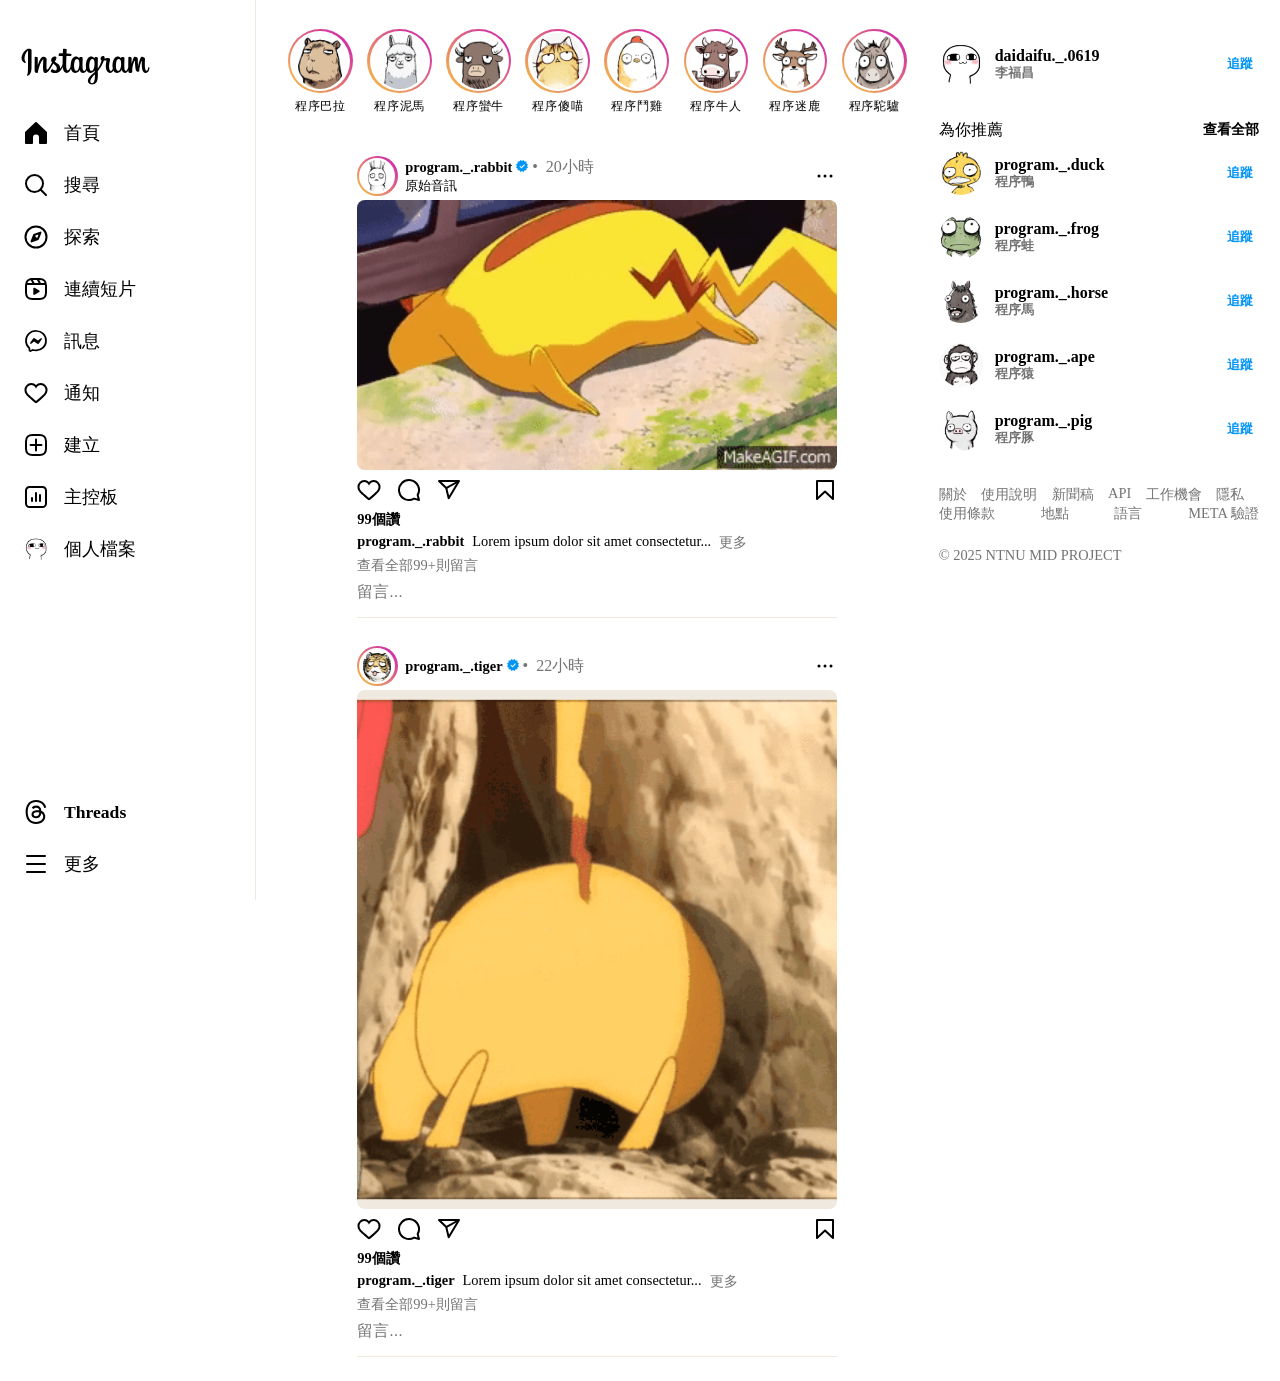
<file: index.html>
<!DOCTYPE html>
<html lang="en">
<head>
    <meta charset="UTF-8">
    <meta name="viewport" content="width=device-width, initial-scale=1.0">
    <title>NTHU112000119 李福昌</title>
    <link rel="stylesheet" href="style.css">
    <link rel="stylesheet" href="aside.css">
</head>
<body>
    <aside>
        <ul>
            <li>
                <svg class="icon-square" aria-label="Instagram" class="x1lliihq x1n2onr6 x5n08af" fill="currentColor" height="24" role="img" viewBox="0 0 24 24" width="24"><title>Instagram</title><path d="M12 2.982c2.937 0 3.285.011 4.445.064a6.087 6.087 0 0 1 2.042.379 3.408 3.408 0 0 1 1.265.823 3.408 3.408 0 0 1 .823 1.265 6.087 6.087 0 0 1 .379 2.042c.053 1.16.064 1.508.064 4.445s-.011 3.285-.064 4.445a6.087 6.087 0 0 1-.379 2.042 3.643 3.643 0 0 1-2.088 2.088 6.087 6.087 0 0 1-2.042.379c-1.16.053-1.508.064-4.445.064s-3.285-.011-4.445-.064a6.087 6.087 0 0 1-2.043-.379 3.408 3.408 0 0 1-1.264-.823 3.408 3.408 0 0 1-.823-1.265 6.087 6.087 0 0 1-.379-2.042c-.053-1.16-.064-1.508-.064-4.445s.011-3.285.064-4.445a6.087 6.087 0 0 1 .379-2.042 3.408 3.408 0 0 1 .823-1.265 3.408 3.408 0 0 1 1.265-.823 6.087 6.087 0 0 1 2.042-.379c1.16-.053 1.508-.064 4.445-.064M12 1c-2.987 0-3.362.013-4.535.066a8.074 8.074 0 0 0-2.67.511 5.392 5.392 0 0 0-1.949 1.27 5.392 5.392 0 0 0-1.269 1.948 8.074 8.074 0 0 0-.51 2.67C1.012 8.638 1 9.013 1 12s.013 3.362.066 4.535a8.074 8.074 0 0 0 .511 2.67 5.392 5.392 0 0 0 1.27 1.949 5.392 5.392 0 0 0 1.948 1.269 8.074 8.074 0 0 0 2.67.51C8.638 22.988 9.013 23 12 23s3.362-.013 4.535-.066a8.074 8.074 0 0 0 2.67-.511 5.625 5.625 0 0 0 3.218-3.218 8.074 8.074 0 0 0 .51-2.67C22.988 15.362 23 14.987 23 12s-.013-3.362-.066-4.535a8.074 8.074 0 0 0-.511-2.67 5.392 5.392 0 0 0-1.27-1.949 5.392 5.392 0 0 0-1.948-1.269 8.074 8.074 0 0 0-2.67-.51C15.362 1.012 14.987 1 12 1Zm0 5.351A5.649 5.649 0 1 0 17.649 12 5.649 5.649 0 0 0 12 6.351Zm0 9.316A3.667 3.667 0 1 1 15.667 12 3.667 3.667 0 0 1 12 15.667Zm5.872-10.859a1.32 1.32 0 1 0 1.32 1.32 1.32 1.32 0 0 0-1.32-1.32Z"></path></svg>
                <svg class="icon-rectangle" aria-label="Instagram" class="x1lliihq x1n2onr6 x5n08af" fill="currentColor" height="29" role="img" viewBox="32 4 113 32" width="103"><title>Instagram</title><path clip-rule="evenodd" d="M37.82 4.11c-2.32.97-4.86 3.7-5.66 7.13-1.02 4.34 3.21 6.17 3.56 5.57.4-.7-.76-.94-1-3.2-.3-2.9 1.05-6.16 2.75-7.58.32-.27.3.1.3.78l-.06 14.46c0 3.1-.13 4.07-.36 5.04-.23.98-.6 1.64-.33 1.9.32.28 1.68-.4 2.46-1.5a8.13 8.13 0 0 0 1.33-4.58c.07-2.06.06-5.33.07-7.19 0-1.7.03-6.71-.03-9.72-.02-.74-2.07-1.51-3.03-1.1Zm82.13 14.48a9.42 9.42 0 0 1-.88 3.75c-.85 1.72-2.63 2.25-3.39-.22-.4-1.34-.43-3.59-.13-5.47.3-1.9 1.14-3.35 2.53-3.22 1.38.13 2.02 1.9 1.87 5.16ZM96.8 28.57c-.02 2.67-.44 5.01-1.34 5.7-1.29.96-3 .23-2.65-1.72.31-1.72 1.8-3.48 4-5.64l-.01 1.66Zm-.35-10a10.56 10.56 0 0 1-.88 3.77c-.85 1.72-2.64 2.25-3.39-.22-.5-1.69-.38-3.87-.13-5.25.33-1.78 1.12-3.44 2.53-3.44 1.38 0 2.06 1.5 1.87 5.14Zm-13.41-.02a9.54 9.54 0 0 1-.87 3.8c-.88 1.7-2.63 2.24-3.4-.23-.55-1.77-.36-4.2-.13-5.5.34-1.95 1.2-3.32 2.53-3.2 1.38.14 2.04 1.9 1.87 5.13Zm61.45 1.81c-.33 0-.49.35-.61.93-.44 2.02-.9 2.48-1.5 2.48-.66 0-1.26-1-1.42-3-.12-1.58-.1-4.48.06-7.37.03-.59-.14-1.17-1.73-1.75-.68-.25-1.68-.62-2.17.58a29.65 29.65 0 0 0-2.08 7.14c0 .06-.08.07-.1-.06-.07-.87-.26-2.46-.28-5.79 0-.65-.14-1.2-.86-1.65-.47-.3-1.88-.81-2.4-.2-.43.5-.94 1.87-1.47 3.48l-.74 2.2.01-4.88c0-.5-.34-.67-.45-.7a9.54 9.54 0 0 0-1.8-.37c-.48 0-.6.27-.6.67 0 .05-.08 4.65-.08 7.87v.46c-.27 1.48-1.14 3.49-2.09 3.49s-1.4-.84-1.4-4.68c0-2.24.07-3.21.1-4.83.02-.94.06-1.65.06-1.81-.01-.5-.87-.75-1.27-.85-.4-.09-.76-.13-1.03-.11-.4.02-.67.27-.67.62v.55a3.71 3.71 0 0 0-1.83-1.49c-1.44-.43-2.94-.05-4.07 1.53a9.31 9.31 0 0 0-1.66 4.73c-.16 1.5-.1 3.01.17 4.3-.33 1.44-.96 2.04-1.64 2.04-.99 0-1.7-1.62-1.62-4.4.06-1.84.42-3.13.82-4.99.17-.8.04-1.2-.31-1.6-.32-.37-1-.56-1.99-.33-.7.16-1.7.34-2.6.47 0 0 .05-.21.1-.6.23-2.03-1.98-1.87-2.69-1.22-.42.39-.7.84-.82 1.67-.17 1.3.9 1.91.9 1.91a22.22 22.22 0 0 1-3.4 7.23v-.7c-.01-3.36.03-6 .05-6.95.02-.94.06-1.63.06-1.8 0-.36-.22-.5-.66-.67-.4-.16-.86-.26-1.34-.3-.6-.05-.97.27-.96.65v.52a3.7 3.7 0 0 0-1.84-1.49c-1.44-.43-2.94-.05-4.07 1.53a10.1 10.1 0 0 0-1.66 4.72c-.15 1.57-.13 2.9.09 4.04-.23 1.13-.89 2.3-1.63 2.3-.95 0-1.5-.83-1.5-4.67 0-2.24.07-3.21.1-4.83.02-.94.06-1.65.06-1.81 0-.5-.87-.75-1.27-.85-.42-.1-.79-.13-1.06-.1-.37.02-.63.35-.63.6v.56a3.7 3.7 0 0 0-1.84-1.49c-1.44-.43-2.93-.04-4.07 1.53-.75 1.03-1.35 2.17-1.66 4.7a15.8 15.8 0 0 0-.12 2.04c-.3 1.81-1.61 3.9-2.68 3.9-.63 0-1.23-1.21-1.23-3.8 0-3.45.22-8.36.25-8.83l1.62-.03c.68 0 1.29.01 2.19-.04.45-.02.88-1.64.42-1.84-.21-.09-1.7-.17-2.3-.18-.5-.01-1.88-.11-1.88-.11s.13-3.26.16-3.6c.02-.3-.35-.44-.57-.53a7.77 7.77 0 0 0-1.53-.44c-.76-.15-1.1 0-1.17.64-.1.97-.15 3.82-.15 3.82-.56 0-2.47-.11-3.02-.11-.52 0-1.08 2.22-.36 2.25l3.2.09-.03 6.53v.47c-.53 2.73-2.37 4.2-2.37 4.2.4-1.8-.42-3.15-1.87-4.3-.54-.42-1.6-1.22-2.79-2.1 0 0 .69-.68 1.3-2.04.43-.96.45-2.06-.61-2.3-1.75-.41-3.2.87-3.63 2.25a2.61 2.61 0 0 0 .5 2.66l.15.19c-.4.76-.94 1.78-1.4 2.58-1.27 2.2-2.24 3.95-2.97 3.95-.58 0-.57-1.77-.57-3.43 0-1.43.1-3.58.19-5.8.03-.74-.34-1.16-.96-1.54a4.33 4.33 0 0 0-1.64-.69c-.7 0-2.7.1-4.6 5.57-.23.69-.7 1.94-.7 1.94l.04-6.57c0-.16-.08-.3-.27-.4a4.68 4.68 0 0 0-1.93-.54c-.36 0-.54.17-.54.5l-.07 10.3c0 .78.02 1.69.1 2.09.08.4.2.72.36.91.15.2.33.34.62.4.28.06 1.78.25 1.86-.32.1-.69.1-1.43.89-4.2 1.22-4.31 2.82-6.42 3.58-7.16.13-.14.28-.14.27.07l-.22 5.32c-.2 5.37.78 6.36 2.17 6.36 1.07 0 2.58-1.06 4.2-3.74l2.7-4.5 1.58 1.46c1.28 1.2 1.7 2.36 1.42 3.45-.21.83-1.02 1.7-2.44.86-.42-.25-.6-.44-1.01-.71-.23-.15-.57-.2-.78-.04-.53.4-.84.92-1.01 1.55-.17.61.45.94 1.09 1.22.55.25 1.74.47 2.5.5 2.94.1 5.3-1.42 6.94-5.34.3 3.38 1.55 5.3 3.72 5.3 1.45 0 2.91-1.88 3.55-3.72.18.75.45 1.4.8 1.96 1.68 2.65 4.93 2.07 6.56-.18.5-.69.58-.94.58-.94a3.07 3.07 0 0 0 2.94 2.87c1.1 0 2.23-.52 3.03-2.31.09.2.2.38.3.56 1.68 2.65 4.93 2.07 6.56-.18l.2-.28.05 1.4-1.5 1.37c-2.52 2.3-4.44 4.05-4.58 6.09-.18 2.6 1.93 3.56 3.53 3.69a4.5 4.5 0 0 0 4.04-2.11c.78-1.15 1.3-3.63 1.26-6.08l-.06-3.56a28.55 28.55 0 0 0 5.42-9.44s.93.01 1.92-.05c.32-.02.41.04.35.27-.07.28-1.25 4.84-.17 7.88.74 2.08 2.4 2.75 3.4 2.75 1.15 0 2.26-.87 2.85-2.17l.23.42c1.68 2.65 4.92 2.07 6.56-.18.37-.5.58-.94.58-.94.36 2.2 2.07 2.88 3.05 2.88 1.02 0 2-.42 2.78-2.28.03.82.08 1.49.16 1.7.05.13.34.3.56.37.93.34 1.88.18 2.24.11.24-.05.43-.25.46-.75.07-1.33.03-3.56.43-5.21.67-2.79 1.3-3.87 1.6-4.4.17-.3.36-.35.37-.03.01.64.04 2.52.3 5.05.2 1.86.46 2.96.65 3.3.57 1 1.27 1.05 1.83 1.05.36 0 1.12-.1 1.05-.73-.03-.31.02-2.22.7-4.96.43-1.79 1.15-3.4 1.41-4 .1-.21.15-.04.15 0-.06 1.22-.18 5.25.32 7.46.68 2.98 2.65 3.32 3.34 3.32 1.47 0 2.67-1.12 3.07-4.05.1-.7-.05-1.25-.48-1.25Z" fill="currentColor" fill-rule="evenodd"></path></svg>
            </li>
            <li>
                <svg aria-label="首頁" class="x1lliihq x1n2onr6 x5n08af" fill="currentColor" height="24" role="img" viewBox="0 0 24 24" width="24"><title>首頁</title><path d="M22 23h-6.001a1 1 0 0 1-1-1v-5.455a2.997 2.997 0 1 0-5.993 0V22a1 1 0 0 1-1 1H2a1 1 0 0 1-1-1V11.543a1.002 1.002 0 0 1 .31-.724l10-9.543a1.001 1.001 0 0 1 1.38 0l10 9.543a1.002 1.002 0 0 1 .31.724V22a1 1 0 0 1-1 1Z"></path></svg>
                <span>首頁</span>
            </li>
            <li>
                <svg aria-label="搜尋" class="x1lliihq x1n2onr6 x5n08af" fill="currentColor" height="24" role="img" viewBox="0 0 24 24" width="24"><title>搜尋</title><path d="M19 10.5A8.5 8.5 0 1 1 10.5 2a8.5 8.5 0 0 1 8.5 8.5Z" fill="none" stroke="currentColor" stroke-linecap="round" stroke-linejoin="round" stroke-width="2"></path><line fill="none" stroke="currentColor" stroke-linecap="round" stroke-linejoin="round" stroke-width="2" x1="16.511" x2="22" y1="16.511" y2="22"></line></svg>
                <span>搜尋</span>
            </li>
            <li>
                <svg aria-label="探索" class="x1lliihq x1n2onr6 x5n08af" fill="currentColor" height="24" role="img" viewBox="0 0 24 24" width="24"><title>探索</title><polygon fill="none" points="13.941 13.953 7.581 16.424 10.06 10.056 16.42 7.585 13.941 13.953" stroke="currentColor" stroke-linecap="round" stroke-linejoin="round" stroke-width="2"></polygon><polygon fill-rule="evenodd" points="10.06 10.056 13.949 13.945 7.581 16.424 10.06 10.056"></polygon><circle cx="12.001" cy="12.005" fill="none" r="10.5" stroke="currentColor" stroke-linecap="round" stroke-linejoin="round" stroke-width="2"></circle></svg>
                <span>探索</span>
            </li>
            <li>
                <svg aria-label="連續短片" class="x1lliihq x1n2onr6 x5n08af" fill="currentColor" height="24" role="img" viewBox="0 0 24 24" width="24"><title>連續短片</title><line fill="none" stroke="currentColor" stroke-linejoin="round" stroke-width="2" x1="2.049" x2="21.95" y1="7.002" y2="7.002"></line><line fill="none" stroke="currentColor" stroke-linecap="round" stroke-linejoin="round" stroke-width="2" x1="13.504" x2="16.362" y1="2.001" y2="7.002"></line><line fill="none" stroke="currentColor" stroke-linecap="round" stroke-linejoin="round" stroke-width="2" x1="7.207" x2="10.002" y1="2.11" y2="7.002"></line><path d="M2 12.001v3.449c0 2.849.698 4.006 1.606 4.945.94.908 2.098 1.607 4.946 1.607h6.896c2.848 0 4.006-.699 4.946-1.607.908-.939 1.606-2.096 1.606-4.945V8.552c0-2.848-.698-4.006-1.606-4.945C19.454 2.699 18.296 2 15.448 2H8.552c-2.848 0-4.006.699-4.946 1.607C2.698 4.546 2 5.704 2 8.552Z" fill="none" stroke="currentColor" stroke-linecap="round" stroke-linejoin="round" stroke-width="2"></path><path d="M9.763 17.664a.908.908 0 0 1-.454-.787V11.63a.909.909 0 0 1 1.364-.788l4.545 2.624a.909.909 0 0 1 0 1.575l-4.545 2.624a.91.91 0 0 1-.91 0Z" fill-rule="evenodd"></path></svg>
                <span>連續短片</span>
            </li>
            <li>
                <svg aria-label="Messenger" class="x1lliihq x1n2onr6 x5n08af" fill="currentColor" height="24" role="img" viewBox="0 0 24 24" width="24"><title>Messenger</title><path d="M12.003 2.001a9.705 9.705 0 1 1 0 19.4 10.876 10.876 0 0 1-2.895-.384.798.798 0 0 0-.533.04l-1.984.876a.801.801 0 0 1-1.123-.708l-.054-1.78a.806.806 0 0 0-.27-.569 9.49 9.49 0 0 1-3.14-7.175 9.65 9.65 0 0 1 10-9.7Z" fill="none" stroke="currentColor" stroke-miterlimit="10" stroke-width="1.739"></path><path d="M17.79 10.132a.659.659 0 0 0-.962-.873l-2.556 2.05a.63.63 0 0 1-.758.002L11.06 9.47a1.576 1.576 0 0 0-2.277.42l-2.567 3.98a.659.659 0 0 0 .961.875l2.556-2.049a.63.63 0 0 1 .759-.002l2.452 1.84a1.576 1.576 0 0 0 2.278-.42Z" fill-rule="evenodd"></path></svg>
                <span>訊息</span>
            </li>
            <li>
                <svg aria-label="通知" class="x1lliihq x1n2onr6 x5n08af" fill="currentColor" height="24" role="img" viewBox="0 0 24 24" width="24"><title>通知</title><path d="M16.792 3.904A4.989 4.989 0 0 1 21.5 9.122c0 3.072-2.652 4.959-5.197 7.222-2.512 2.243-3.865 3.469-4.303 3.752-.477-.309-2.143-1.823-4.303-3.752C5.141 14.072 2.5 12.167 2.5 9.122a4.989 4.989 0 0 1 4.708-5.218 4.21 4.21 0 0 1 3.675 1.941c.84 1.175.98 1.763 1.12 1.763s.278-.588 1.11-1.766a4.17 4.17 0 0 1 3.679-1.938m0-2a6.04 6.04 0 0 0-4.797 2.127 6.052 6.052 0 0 0-4.787-2.127A6.985 6.985 0 0 0 .5 9.122c0 3.61 2.55 5.827 5.015 7.97.283.246.569.494.853.747l1.027.918a44.998 44.998 0 0 0 3.518 3.018 2 2 0 0 0 2.174 0 45.263 45.263 0 0 0 3.626-3.115l.922-.824c.293-.26.59-.519.885-.774 2.334-2.025 4.98-4.32 4.98-7.94a6.985 6.985 0 0 0-6.708-7.218Z"></path></svg>
                <span>通知</span>
            </li>
            <li>
                <svg aria-label="新貼文" class="x1lliihq x1n2onr6 x5n08af" fill="currentColor" height="24" role="img" viewBox="0 0 24 24" width="24"><title>新貼文</title><path d="M2 12v3.45c0 2.849.698 4.005 1.606 4.944.94.909 2.098 1.608 4.946 1.608h6.896c2.848 0 4.006-.7 4.946-1.608C21.302 19.455 22 18.3 22 15.45V8.552c0-2.849-.698-4.006-1.606-4.945C19.454 2.7 18.296 2 15.448 2H8.552c-2.848 0-4.006.699-4.946 1.607C2.698 4.547 2 5.703 2 8.552Z" fill="none" stroke="currentColor" stroke-linecap="round" stroke-linejoin="round" stroke-width="2"></path><line fill="none" stroke="currentColor" stroke-linecap="round" stroke-linejoin="round" stroke-width="2" x1="6.545" x2="17.455" y1="12.001" y2="12.001"></line><line fill="none" stroke="currentColor" stroke-linecap="round" stroke-linejoin="round" stroke-width="2" x1="12.003" x2="12.003" y1="6.545" y2="17.455"></line></svg>
                <span>建立</span>
            </li>
            <li>
                <svg aria-label="專業主控板" class="x1lliihq x1n2onr6 x5n08af" fill="currentColor" height="24" role="img" viewBox="0 0 24 24" width="24"><title>專業主控板</title><path d="M8 12a1 1 0 0 0-1 1v3a1 1 0 1 0 2 0v-3a1 1 0 0 0-1-1Zm8-3a1 1 0 0 0-1 1v6a1 1 0 1 0 2 0v-6a1 1 0 0 0-1-1Zm-4-2a1 1 0 0 0-1 1v8a1 1 0 1 0 2 0V8a1 1 0 0 0-1-1Z"></path><path d="M18.44 1H5.567a4.565 4.565 0 0 0-4.56 4.56v12.873a4.565 4.565 0 0 0 4.56 4.56H18.44a4.565 4.565 0 0 0 4.56-4.56V5.56A4.565 4.565 0 0 0 18.44 1ZM21 18.433a2.563 2.563 0 0 1-2.56 2.56H5.567a2.563 2.563 0 0 1-2.56-2.56V5.56A2.563 2.563 0 0 1 5.568 3H18.44A2.563 2.563 0 0 1 21 5.56v12.873Z"></path></svg>
                <span>主控板</span>
            </li>
            <li>
                <img src="images/icon.png" alt="">
                <span>個人檔案</span>
            </li>
        </ul>
        <ul>
            <li>
                <svg aria-label="" class="x1lliihq x1n2onr6 x5n08af" fill="currentColor" height="24" role="img" viewBox="0 0 192 192" width="24"><title></title><path class="xcslo1z" d="M141.537 88.9883C140.71 88.5919 139.87 88.2104 139.019 87.8451C137.537 60.5382 122.616 44.905 97.5619 44.745C97.4484 44.7443 97.3355 44.7443 97.222 44.7443C82.2364 44.7443 69.7731 51.1409 62.102 62.7807L75.881 72.2328C81.6116 63.5383 90.6052 61.6848 97.2286 61.6848C97.3051 61.6848 97.3819 61.6848 97.4576 61.6855C105.707 61.7381 111.932 64.1366 115.961 68.814C118.893 72.2193 120.854 76.925 121.825 82.8638C114.511 81.6207 106.601 81.2385 98.145 81.7233C74.3247 83.0954 59.0111 96.9879 60.0396 116.292C60.5615 126.084 65.4397 134.508 73.775 140.011C80.8224 144.663 89.899 146.938 99.3323 146.423C111.79 145.74 121.563 140.987 128.381 132.296C133.559 125.696 136.834 117.143 138.28 106.366C144.217 109.949 148.617 114.664 151.047 120.332C155.179 129.967 155.42 145.8 142.501 158.708C131.182 170.016 117.576 174.908 97.0135 175.059C74.2042 174.89 56.9538 167.575 45.7381 153.317C35.2355 139.966 29.8077 120.682 29.6052 96C29.8077 71.3178 35.2355 52.0336 45.7381 38.6827C56.9538 24.4249 74.2039 17.11 97.0132 16.9405C119.988 17.1113 137.539 24.4614 149.184 38.788C154.894 45.8136 159.199 54.6488 162.037 64.9503L178.184 60.6422C174.744 47.9622 169.331 37.0357 161.965 27.974C147.036 9.60668 125.202 0.195148 97.0695 0H96.9569C68.8816 0.19447 47.2921 9.6418 32.7883 28.0793C19.8819 44.4864 13.2244 67.3157 13.0007 95.9325L13 96L13.0007 96.0675C13.2244 124.684 19.8819 147.514 32.7883 163.921C47.2921 182.358 68.8816 191.806 96.9569 192H97.0695C122.03 191.827 139.624 185.292 154.118 170.811C173.081 151.866 172.51 128.119 166.26 113.541C161.776 103.087 153.227 94.5962 141.537 88.9883ZM98.4405 129.507C88.0005 130.095 77.1544 125.409 76.6196 115.372C76.2232 107.93 81.9158 99.626 99.0812 98.6368C101.047 98.5234 102.976 98.468 104.871 98.468C111.106 98.468 116.939 99.0737 122.242 100.233C120.264 124.935 108.662 128.946 98.4405 129.507Z"></path></svg>
                <span>Threads</span>
            </li>
            <li>
                <svg aria-label="設定" class="x1lliihq x1n2onr6 x5n08af" fill="currentColor" height="24" role="img" viewBox="0 0 24 24" width="24"><title>設定</title><line fill="none" stroke="currentColor" stroke-linecap="round" stroke-linejoin="round" stroke-width="2" x1="3" x2="21" y1="4" y2="4"></line><line fill="none" stroke="currentColor" stroke-linecap="round" stroke-linejoin="round" stroke-width="2" x1="3" x2="21" y1="12" y2="12"></line><line fill="none" stroke="currentColor" stroke-linecap="round" stroke-linejoin="round" stroke-width="2" x1="3" x2="21" y1="20" y2="20"></line></svg>
                <span>更多</span>
            </li>
        </ul>
    </aside>
    <main>
        <div class="content">
            <nav>
                <a class="story" href="#">
                    <div class="icon">
                        <img src="images/1.jpg" alt="">
                    </div>
                    <span>程序巴拉</span>
                </a>
                <a class="story" href="#">
                    <div class="icon">
                        <img src="images/2.jpg" alt="">
                    </div>
                    <span>程序泥馬</span>
                </a>
                <a class="story" href="#">
                    <div class="icon">
                        <img src="images/3.jpg" alt="">
                    </div>
                    <span>程序蠻牛</span>
                </a>
                <a class="story" href="#">
                    <div class="icon">
                        <img src="images/4.jpg" alt="">
                    </div>
                    <span>程序傻喵</span>
                </a>
                <a class="story" href="#">
                    <div class="icon">
                        <img src="images/5.jpg" alt="">
                    </div>
                    <span>程序鬥雞</span>
                </a>
                <a class="story" href="#">
                    <div class="icon">
                        <img src="images/6.jpg" alt="">
                    </div>
                    <span>程序牛人</span>
                </a>
                <a class="story" href="#">
                    <div class="icon">
                        <img src="images/7.jpg" alt="">
                    </div>
                    <span>程序迷鹿</span>
                </a>
                <a class="story" href="#">
                    <div class="icon">
                        <img src="images/8.jpg" alt="">
                    </div>
                    <span>程序駝驢</span>
                </a>
            </nav>
            <div class="posts">
                <article>
                    <div class="info">
                        <div class="icon">
                            <img src="images/14.jpg" alt="">
                        </div>
                        <div class="desc">
                            <div>
                                <a href="#">program._.rabbit</a>
                                <svg aria-label="已驗證" class="x1lliihq x1n2onr6" fill="rgb(0, 149, 246)" height="12" role="img" viewBox="0 0 40 40" width="12"><title>已驗證</title><path d="M19.998 3.094 14.638 0l-2.972 5.15H5.432v6.354L0 14.64 3.094 20 0 25.359l5.432 3.137v5.905h5.975L14.638 40l5.36-3.094L25.358 40l3.232-5.6h6.162v-6.01L40 25.359 36.905 20 40 14.641l-5.248-3.03v-6.46h-6.419L25.358 0l-5.36 3.094Zm7.415 11.225 2.254 2.287-11.43 11.5-6.835-6.93 2.244-2.258 4.587 4.581 9.18-9.18Z" fill-rule="evenodd"></path></svg>
                                <span>•&ensp;20小時</span>
                            </div>
                            <p>原始音訊</p>
                        </div>
                        <svg aria-label="更多選項" class="x1lliihq x1n2onr6 x5n08af" fill="currentColor" height="24" role="img" viewBox="0 0 24 24" width="24"><title>更多選項</title><circle cx="12" cy="12" r="1.5"></circle><circle cx="6" cy="12" r="1.5"></circle><circle cx="18" cy="12" r="1.5"></circle></svg>
                    </div>
                    <div class="media">
                        <img src="images/media1.gif" alt="">
                    </div>
                    <div class="action">
                        <div class="left">
                            <a href="#">
                                <svg aria-label="讚" class="x1lliihq x1n2onr6 xyb1xck" fill="currentColor" height="24" role="img" viewBox="0 0 24 24" width="24"><title>讚</title><path d="M16.792 3.904A4.989 4.989 0 0 1 21.5 9.122c0 3.072-2.652 4.959-5.197 7.222-2.512 2.243-3.865 3.469-4.303 3.752-.477-.309-2.143-1.823-4.303-3.752C5.141 14.072 2.5 12.167 2.5 9.122a4.989 4.989 0 0 1 4.708-5.218 4.21 4.21 0 0 1 3.675 1.941c.84 1.175.98 1.763 1.12 1.763s.278-.588 1.11-1.766a4.17 4.17 0 0 1 3.679-1.938m0-2a6.04 6.04 0 0 0-4.797 2.127 6.052 6.052 0 0 0-4.787-2.127A6.985 6.985 0 0 0 .5 9.122c0 3.61 2.55 5.827 5.015 7.97.283.246.569.494.853.747l1.027.918a44.998 44.998 0 0 0 3.518 3.018 2 2 0 0 0 2.174 0 45.263 45.263 0 0 0 3.626-3.115l.922-.824c.293-.26.59-.519.885-.774 2.334-2.025 4.98-4.32 4.98-7.94a6.985 6.985 0 0 0-6.708-7.218Z"></path></svg>
                            </a>
                            <a href="#">
                                <svg aria-label="回應" class="x1lliihq x1n2onr6 x5n08af" fill="currentColor" height="24" role="img" viewBox="0 0 24 24" width="24"><title>回應</title><path d="M20.656 17.008a9.993 9.993 0 1 0-3.59 3.615L22 22Z" fill="none" stroke="currentColor" stroke-linejoin="round" stroke-width="2"></path></svg>
                            </a>
                            <a href="#">
                                <svg aria-label="分享" class="x1lliihq x1n2onr6 xyb1xck" fill="currentColor" height="24" role="img" viewBox="0 0 24 24" width="24"><title>分享</title><line fill="none" stroke="currentColor" stroke-linejoin="round" stroke-width="2" x1="22" x2="9.218" y1="3" y2="10.083"></line><polygon fill="none" points="11.698 20.334 22 3.001 2 3.001 9.218 10.084 11.698 20.334" stroke="currentColor" stroke-linejoin="round" stroke-width="2"></polygon></svg>
                            </a>
                        </div>
                        <div class="right">
                            <a href="#">
                                <svg aria-label="儲存" class="x1lliihq x1n2onr6 x5n08af" fill="currentColor" height="24" role="img" viewBox="0 0 24 24" width="24"><title>儲存</title><polygon fill="none" points="20 21 12 13.44 4 21 4 3 20 3 20 21" stroke="currentColor" stroke-linecap="round" stroke-linejoin="round" stroke-width="2"></polygon></svg>
                            </a>
                        </div>
                    </div>
                    <a href="#" class="like">
                        99個讚
                    </a>
                    <div class="caption">
                        <a href="#" class="author">program._.rabbit</a>
                        &ensp;
                        <p>Lorem ipsum dolor sit amet consectetur...</p>
                        &ensp;
                        <a href="#" class="more">更多</a>
                    </div>
                    <a href="#" class="replies">查看全部99+則留言</a>
                    <input class="comment" type="text" placeholder="留言...">
                </article>
                <article>
                    <div class="info">
                        <div class="icon">
                            <img src="images/15.jpg" alt="">
                        </div>
                        <div class="desc">
                            <div>
                                <a href="#">program._.tiger</a>
                                <svg aria-label="已驗證" class="x1lliihq x1n2onr6" fill="rgb(0, 149, 246)" height="12" role="img" viewBox="0 0 40 40" width="12"><title>已驗證</title><path d="M19.998 3.094 14.638 0l-2.972 5.15H5.432v6.354L0 14.64 3.094 20 0 25.359l5.432 3.137v5.905h5.975L14.638 40l5.36-3.094L25.358 40l3.232-5.6h6.162v-6.01L40 25.359 36.905 20 40 14.641l-5.248-3.03v-6.46h-6.419L25.358 0l-5.36 3.094Zm7.415 11.225 2.254 2.287-11.43 11.5-6.835-6.93 2.244-2.258 4.587 4.581 9.18-9.18Z" fill-rule="evenodd"></path></svg>
                                <span>•&ensp;22小時</span>
                            </div>
                        </div>
                        <svg aria-label="更多選項" class="x1lliihq x1n2onr6 x5n08af" fill="currentColor" height="24" role="img" viewBox="0 0 24 24" width="24"><title>更多選項</title><circle cx="12" cy="12" r="1.5"></circle><circle cx="6" cy="12" r="1.5"></circle><circle cx="18" cy="12" r="1.5"></circle></svg>
                    </div>
                    <div class="media">
                        <img src="images/media2.gif" alt="">
                    </div>
                    <div class="action">
                        <div class="left">
                            <a href="#">
                                <svg aria-label="讚" class="x1lliihq x1n2onr6 xyb1xck" fill="currentColor" height="24" role="img" viewBox="0 0 24 24" width="24"><title>讚</title><path d="M16.792 3.904A4.989 4.989 0 0 1 21.5 9.122c0 3.072-2.652 4.959-5.197 7.222-2.512 2.243-3.865 3.469-4.303 3.752-.477-.309-2.143-1.823-4.303-3.752C5.141 14.072 2.5 12.167 2.5 9.122a4.989 4.989 0 0 1 4.708-5.218 4.21 4.21 0 0 1 3.675 1.941c.84 1.175.98 1.763 1.12 1.763s.278-.588 1.11-1.766a4.17 4.17 0 0 1 3.679-1.938m0-2a6.04 6.04 0 0 0-4.797 2.127 6.052 6.052 0 0 0-4.787-2.127A6.985 6.985 0 0 0 .5 9.122c0 3.61 2.55 5.827 5.015 7.97.283.246.569.494.853.747l1.027.918a44.998 44.998 0 0 0 3.518 3.018 2 2 0 0 0 2.174 0 45.263 45.263 0 0 0 3.626-3.115l.922-.824c.293-.26.59-.519.885-.774 2.334-2.025 4.98-4.32 4.98-7.94a6.985 6.985 0 0 0-6.708-7.218Z"></path></svg>
                            </a>
                            <a href="#">
                                <svg aria-label="回應" class="x1lliihq x1n2onr6 x5n08af" fill="currentColor" height="24" role="img" viewBox="0 0 24 24" width="24"><title>回應</title><path d="M20.656 17.008a9.993 9.993 0 1 0-3.59 3.615L22 22Z" fill="none" stroke="currentColor" stroke-linejoin="round" stroke-width="2"></path></svg>
                            </a>
                            <a href="#">
                                <svg aria-label="分享" class="x1lliihq x1n2onr6 xyb1xck" fill="currentColor" height="24" role="img" viewBox="0 0 24 24" width="24"><title>分享</title><line fill="none" stroke="currentColor" stroke-linejoin="round" stroke-width="2" x1="22" x2="9.218" y1="3" y2="10.083"></line><polygon fill="none" points="11.698 20.334 22 3.001 2 3.001 9.218 10.084 11.698 20.334" stroke="currentColor" stroke-linejoin="round" stroke-width="2"></polygon></svg>
                            </a>
                        </div>
                        <div class="right">
                            <a href="#">
                                <svg aria-label="儲存" class="x1lliihq x1n2onr6 x5n08af" fill="currentColor" height="24" role="img" viewBox="0 0 24 24" width="24"><title>儲存</title><polygon fill="none" points="20 21 12 13.44 4 21 4 3 20 3 20 21" stroke="currentColor" stroke-linecap="round" stroke-linejoin="round" stroke-width="2"></polygon></svg>
                            </a>
                        </div>
                    </div>
                    <a href="#" class="like">
                        99個讚
                    </a>
                    <div class="caption">
                        <a href="#" class="author">program._.tiger</a>
                        &ensp;
                        <p>Lorem ipsum dolor sit amet consectetur...</p>
                        &ensp;
                        <a href="#" class="more">更多</a>
                    </div>
                    <a href="#" class="replies">查看全部99+則留言</a>
                    <input class="comment" type="text" placeholder="留言...">
                </article>
            </div>
        </div>
        <div class="advise">
            <ul>
                <li class="main-advise-user">
                    <img src="images/icon.png" alt="">
                    <div>
                        <a href="#">daidaifu._.0619</a>
                        <span>李福昌</span>
                    </div>
                    <a href="#">追蹤</a>
                </li>
            </ul>
            <ul>
                <p>
                    為你推薦
                    <a href="#">查看全部</a>
                </p>
                <li class="main-advise-user">
                    <img src="images/9.jpg" alt="">
                    <div>
                        <a href="#">program._.duck</a>
                        <span>程序鴨</span>
                    </div>
                    <a href="#">追蹤</a>
                </li>
                <li class="main-advise-user">
                    <img src="images/10.jpg" alt="">
                    <div>
                        <a href="#">program._.frog</a>
                        <span>程序蛙</span>
                    </div>
                    <a href="#">追蹤</a>
                </li>
                <li class="main-advise-user">
                    <img src="images/11.jpg" alt="">
                    <div>
                        <a href="#">program._.horse</a>
                        <span>程序馬</span>
                    </div>
                    <a href="#">追蹤</a>
                </li>
                <li class="main-advise-user">
                    <img src="images/12.jpg" alt="">
                    <div>
                        <a href="#">program._.ape</a>
                        <span>程序猿</span>
                    </div>
                    <a href="#">追蹤</a>
                </li>
                <li class="main-advise-user">
                    <img src="images/13.jpg" alt="">
                    <div>
                        <a href="#">program._.pig</a>
                        <span>程序豚</span>
                    </div>
                    <a href="#">追蹤</a>
                </li>
            </ul>
            <p>
                <a href="#">關於</a>
                &emsp;
                <a href="#">使用說明</a>
                &emsp;
                <a href="#">新聞稿</a>
                &emsp;
                <a href="#">API</a>
                &emsp;
                <a href="#">工作機會</a>
                &emsp;
                <a href="#">隱私</a>
                &emsp;
                <a href="#">使用條款</a>
                &emsp;
                <a href="#">地點</a>
                &emsp;
                <a href="#">語言</a>
                &emsp;
                <a href="#">Meta 驗證</a>
            </p>
            <p>&copy; 2025 NTNU Mid project</p>
        </div>
    </main>
</body>
</html>
</file>
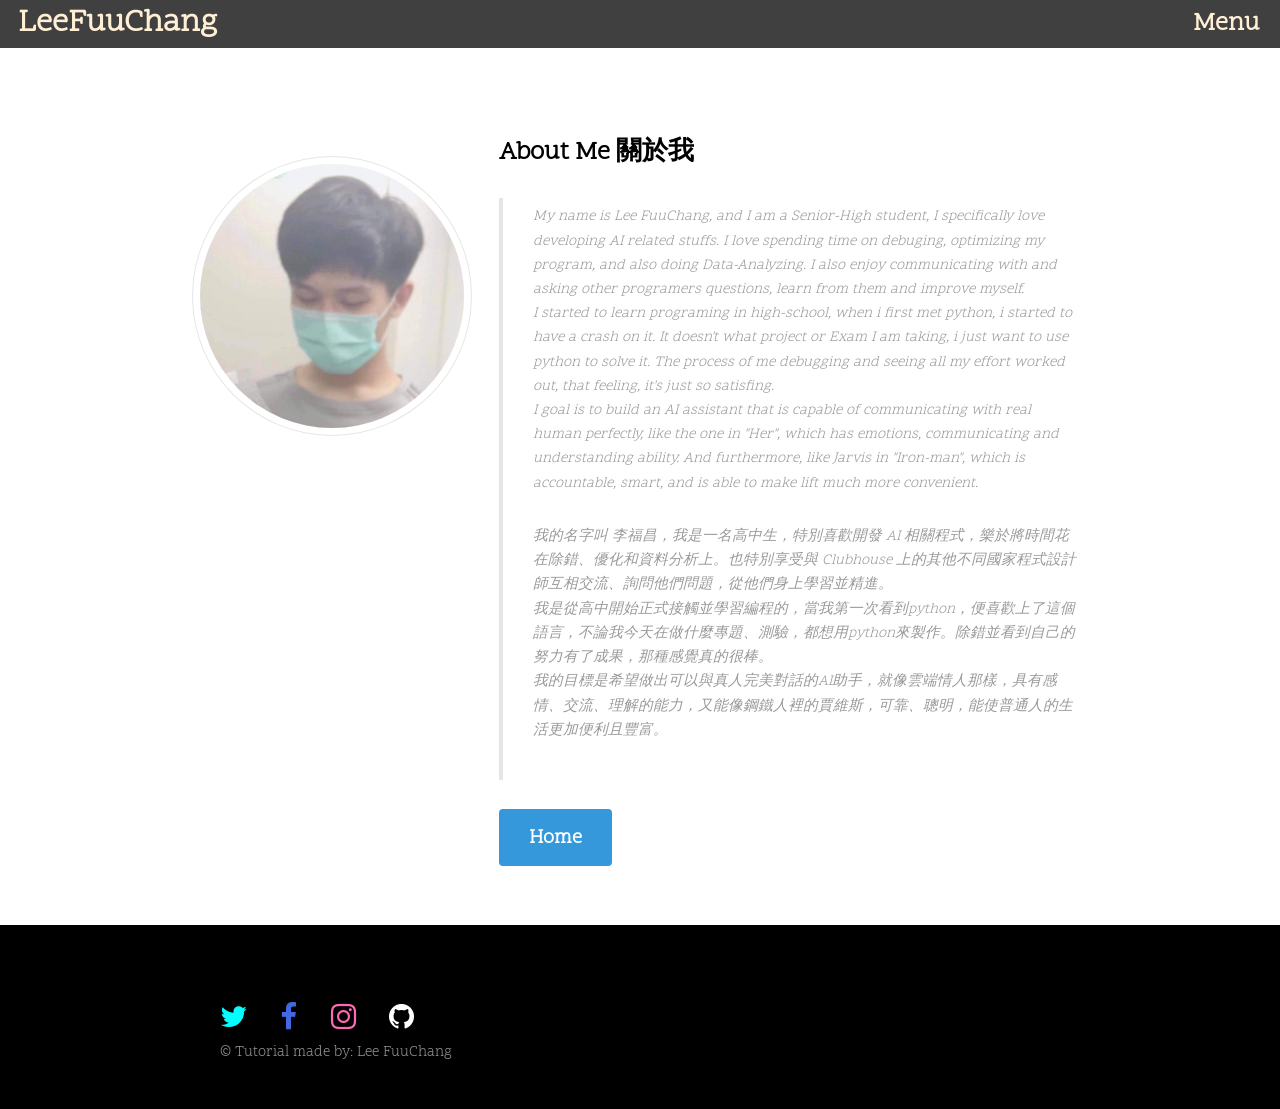
<file: details.html>
<!DOCTYPE HTML>
<!--
	Urban by TEMPLATED
	templated.co @templatedco
	Released for free under the Creative Commons Attribution 3.0 license (templated.co/license)
-->
<html>
	<head>
		<title>More About Me</title>
		<meta charset="utf-8" />
		<meta name="viewport" content="width=device-width, initial-scale=1" />
		<link rel="stylesheet" href="MainPage/assets/css/main.css" />
	</head>
	<body class="subpage">
		<!-- Header -->
			<header id="header">
				<div><a href="#menu"><h3 style="color:papayawhip; position: relative; right: 20px; top: 5px;">Menu</h3></a></div>
				<div class="logo"><a href="index.html"><h3 style="color:papayawhip;">LeeFuuChang</h3></a></div>
			</header>

		<!-- Nav -->
			<nav id="menu">
				<h4 style="color: papayawhip;">Menu</h4>
				<ul class="links">
					<li><a href="index.html">Home</a></li>
					<li><a href="details.html">About Me 關於我</a></li>
					<li><a href="PythonTutorial/PythonTutorial.html">Python 教學</a></li>
					<li><a href="MLTutorial/MLTutorial.html">Machine-Learning 入門</a></li>
					<li><a href="MyProjects/project.html">My-Projects 我的作品</a></li>
				</ul>
			</nav>

		<!-- Main -->
			<div id="main">
				<!-- Section -->
					<section class="wrapper">
						<div class="inner" id="details" style="position: relative; top: 0; height: auto; min-height: 28.4em;">
							<!-- 2 Columns -->
								<div class="flex flex-2">
									<div class="col col1" style="padding: 30px 0 0 0;">
										<div class="image round fit">
											<a href="details.html" class="link"><img src="MainPage/images/mypic1.jpg" alt="" /></a>
										</div>
									</div>
									<div class="col col2">
										<h3>About Me 關於我</h3>
										<blockquote>
										<p>My name is Lee FuuChang, and I am a Senior-High student, I specifically love developing AI related stuffs. I love spending time on debuging, optimizing my program, and also doing Data-Analyzing. I also enjoy communicating with and asking other programers questions, learn from them and improve myself.<br>I started to learn programing in high-school, when i first met python, i started to have a crash on it. It doesn't what project or Exam I am taking, i just want to use python to solve it. The process of me debugging and seeing all my effort worked out, that feeling, it's just so satisfing. <br>I goal is to build an AI assistant that is capable of communicating with real human perfectly, like the one in "Her", which has emotions, communicating and understanding ability. And furthermore, like Jarvis in "Iron-man", which is accountable, smart, and is able to make lift much more convenient.</p>
										<p>我的名字叫 李福昌，我是一名高中生，特別喜歡開發 AI 相關程式，樂於將時間花在除錯、優化和資料分析上。也特別享受與 Clubhouse 上的其他不同國家程式設計師互相交流、詢問他們問題，從他們身上學習並精進。<br>我是從高中開始正式接觸並學習編程的，當我第一次看到python，便喜歡上了這個語言，不論我今天在做什麼專題、測驗，都想用python來製作。除錯並看到自己的努力有了成果，那種感覺真的很棒。<br>我的目標是希望做出可以與真人完美對話的AI助手，就像雲端情人那樣，具有感情、交流、理解的能力，又能像鋼鐵人裡的賈維斯，可靠、聰明，能使普通人的生活更加便利且豐富。</p>
										</blockquote>
										<a style="padding-left: auto; color: black; font-size: 20px;" class="button" href="index.html">Home</a>
									</div>
								</div>
						</div>
					</section>
			</div>

		<!-- Footer -->
			<footer id="footer" style="position: relative; bottom: 0; height: auto; width: 100%; background-color: black;">
				<div class="inner" style="min-width: 1000px; max-height: 500px;">
					<ul class="icons" style="padding: 0 0 0 8%;">
						<br>
						<li><a style="color: aqua;" href="https://twitter.com/FuuChunLee" class="icon fa-twitter"><span class="label">Twitter</span></a></li>
						<li><a style="color:royalblue;" href="https://m.facebook.com/profile.php?id=100021894308368" class="icon fa-facebook"><span class="label">Facebook</span></a></li>
						<li><a style="color:hotpink;" href="https://www.instagram.com/daidaifu._.0619/" class="icon fa-instagram"><span class="label">Instagram</span></a></li>
						<li><a style="color:white;" href="https://github.com/edjjde" class="icon fa-github"><span class="label">Github</span></a></li>	
						<p>&copy; Tutorial made by: <a href="index.html">Lee FuuChang</a></p>
					</ul>
				</div>
			</footer>

		<!-- Scripts -->
			<script src="MainPage/assets/js/jquery.min.js"></script>
			<script src="MainPage/assets/js/jquery.scrolly.min.js"></script>
			<script src="MainPage/assets/js/jquery.scrollex.min.js"></script>
			<script src="MainPage/assets/js/skel.min.js"></script>
			<script src="MainPage/assets/js/util.js"></script>
			<script src="MainPage/assets/js/main.js"></script>

	</body>
</html>
</file>
<file: style.css>
:root {
    --aside-width: 16rem;
}

*, *::before, *::after {
    margin: 0;
    padding: 0;
    box-sizing: border-box;
}

a {
    color: #0095f6;
    text-decoration: none;
}

html, body {
    width: 100%;
    height: 100vh;
    max-height: 100vh;
}

main {
    padding-left: var(--aside-width);
    position: relative;
    width: 100%;
    height: 100%;
    display: flex;
    justify-content: space-evenly;
}

main .content {
    width: 40rem;
    height: 100%;
    min-height: 100vh;
}

main .content nav {
    display: flex;
    align-items: center;
    justify-content: space-evenly;
    margin-top: 1rem;
    margin-bottom: 1.5rem;
    padding: .5rem 0;
    width: 100%;
    height: 7rem;
}

main .content nav .story {
    display: flex;
    flex-direction: column;
    align-items: center;
    justify-content: space-evenly;
    width: 4.5rem;
    height: 100%;
}

main .content nav .story .icon {
    width: 4rem;
    height: 4rem;
    padding: .15rem .25rem;
    position: relative;
    background-color: white;
    background-clip: padding-box;
    border: .15rem solid transparent;
    border-radius: 50%;
}

main .content nav .story .icon::before {
    content: "";
    position: absolute;
    top: -.15rem;
    right: -.15rem;
    bottom: -.15rem;
    left: -.15rem;
    z-index: -1;
    background-image: linear-gradient(45deg, #f7c83f, #cb17b7);
    border-radius: 50%;
}

main .content nav .story .icon img {
    width: 100%;
    height: 100%;
    border-radius: 50%;
}

main .content nav .story span {
    letter-spacing: .05rem;
    font-size: 0.75rem;
    color: #000000;
}

main .content .posts {
    display: flex;
    flex-direction: column;
    align-items: center;
    width: 100%;
}

main .content .posts article {
    display: flex;
    flex-direction: column;
    width: 30rem;
    margin-bottom: 1.5rem;
    padding-bottom: .5rem;
    border-bottom: .1rem solid #efe9e0;
}

main .content .posts article .info {
    display: flex;
    align-items: center;
    justify-content: space-between;
    gap: .5rem;
    width: 100%;
    height: 3rem;
}

main .content .posts article .info .icon {
    width: 2.5rem;
    height: 2.5rem;
    padding: .15rem .25rem;
    position: relative;
    background-color: white;
    background-clip: padding-box;
    border: .15rem solid transparent;
    border-radius: 50%;
}

main .content .posts article .info .icon::before {
    content: "";
    position: absolute;
    top: -.15rem;
    right: -.15rem;
    bottom: -.15rem;
    left: -.15rem;
    z-index: -1;
    background-image: linear-gradient(45deg, #f7c83f, #cb17b7);
    border-radius: 50%;
}

main .content .posts article .info .icon img {
    width: 100%;
    height: 100%;
    border-radius: 50%;
}

main .content .posts article .info .desc {
    display: flex;
    flex-direction: column;
    justify-content: center;
    flex: 1;
    height: 100%;
}

main .content .posts article .info .desc span {
    color: #737373;
}

main .content .posts article .info .desc a {
    color: #000000;
    font-weight: 600;
    font-size: .9rem;
}

main .content .posts article .info .desc p {
    font-size: .8rem;
}

main .content .posts article .media {
    display: flex;
    align-items: center;
    justify-content: center;
    width: 100%;
    overflow: hidden;
    border-radius: .5rem;
    background: #efe9e0;
}

main .content .posts article .media img {
    width: 100%;
}

main .content .posts article .action {
    display: flex;
    align-items: center;
    justify-content: space-between;
    width: 100%;
    height: 2.5rem;
}

main .content .posts article .action a {
    display: grid;
    place-items: center;
    width: 1.5rem;
    height: 1.5rem;
    color: #000000;
}

main .content .posts article .action a:hover {
    color: #737373;
}

main .content .posts article .action .left,
main .content .posts article .action .right {
    display: flex;
    gap: 1rem;
}

main .content .posts article .like,
main .content .posts article .replies,
main .content .posts article .caption a {
    font-size: .9rem;
    font-weight: 600;
    color: #000000;
}

main .content .posts article .caption {
    display: flex;
    margin: .25rem 0;
}

main .content .posts article .caption p {
    font-size: .9rem;
}

main .content .posts article .replies,
main .content .posts article .caption .more {
    font-weight: 400;
    color: #737373;
}

main .content .posts article .comment {
    font-size: 1rem;
    border: none;
    outline: none;
    margin: .5rem 0;
}

main .advise {
    display: flex;
    flex-direction: column;
    gap: 1.5rem;
    padding-top: 2rem;
    width: 20rem;
    height: 100%;
    min-height: 100vh;
}

main .advise a,
main .advise span {
    font-weight: 600;
    font-size: 0.8rem;
}

main .advise p {
    display: flex;
    flex-wrap: wrap;
    justify-content: space-between;
    color: #000000;
    text-transform: uppercase;
}

main .advise p a {
    font-size: 0.9rem;
    color: #000000;
}

main .advise p a:hover {
    color: #737373;
}

main .advise>p,
main .advise>p a {
    font-size: 0.9rem;
    color: #737373;
    font-weight: 400;
}

main .advise>p a:hover {
    text-decoration: underline;
}

main .advise .main-advise-user {
    padding: .5rem 0;
    display: grid;
    width: 100%;
    height: 4rem;
    grid-auto-flow: column;
    grid-template-columns: 2.75rem 1fr 2rem;
    gap: .75rem;
    align-items: center;
}

main .advise .main-advise-user img {
    width: 100%;
    border-radius: 50%;
}

main .advise .main-advise-user div {
    width: 100%;
    height: 100%;
    display: flex;
    flex-direction: column;
    justify-content: center;
}

main .advise .main-advise-user div a {
    color: #000000;
    font-size: 1rem;
}

main .advise .main-advise-user div span {
    color: #737373;
}

@media (width <= 1160px) {
    main .advise {
        display: none;
    }
}

@media (width <= 760px) {
    main nav .story:nth-last-child(1) {
        display: none;
    }
}

@media (width <= 660px) {
    main {
        padding: 0;
    }
}
</file>
<file: aside.css>
aside {
    position: fixed;
    top: 0;
    width: var(--aside-width);
    height: 100%;
    border-right: .1rem solid #efe9e0;
    padding: .5rem .75rem;
    display: flex;
    flex-direction: column;
    justify-content: space-between;
    background: #ffffff;
    z-index: 1;
}

.icon-square {
    display: none;
}

aside ul {
    list-style: none;
}

aside li {
    cursor: pointer;
    margin: .25rem 0;
    padding: .75rem;
    display: flex;
    align-items: center;
    gap: 1rem;
    font-size: 1.1rem;
    border-radius: .5rem;
}

aside li:hover {
    background: rgba(0, 0, 0, .05);
}

aside li svg,
aside li img {
    max-width: 1.5rem;
    max-height: 1.5rem;
}

aside li img {
    border-radius: 50%;
}

aside li:first-of-type {
    font-weight: 600;
}

aside ul:first-of-type li:first-of-type {
    display: flex;
    align-items: center;
    justify-content: center;
    padding-right: 6rem;
    margin-top: 2rem;
    margin-bottom: 1rem;
}

aside ul:first-of-type li:first-of-type:hover {
    background: transparent;
}

aside ul:first-of-type li:first-of-type svg {
    scale: 1.25;
    max-width: unset;
    max-height: unset;
}

@media (width <= 1260px) {
    :root {
        --aside-width: 4.5rem;
    }

    .icon-square {
        display: unset;
    }

    .icon-rectangle {
        display: none;
    }

    aside ul:first-of-type li:first-of-type {
        padding: 0;
    }
    aside li span {
        display: none;
    }
}

@media (width <= 660px) {
    aside {
        display: none;
    }
}
</file>
<file: MainPage/assets/css/main.css>
@charset "UTF-8";
@import url(font-awesome.min.css);
@import url("https://fonts.googleapis.com/css?family=Scope+One|Trocchi");

/*
	Urban by TEMPLATED
	templated.co @templatedco
	Released for free under the Creative Commons Attribution 3.0 license (templated.co/license)
*/

/* Reset */

	html, body, div, span, applet, object, iframe, h1, h2, h3, h4, h5, h6, p, blockquote, pre, a, abbr, acronym, address, big, cite, code, del, dfn, em, img, ins, kbd, q, s, samp, small, strike, strong, sub, sup, tt, var, b, u, i, center, dl, dt, dd, ol, ul, li, fieldset, form, label, legend, table, caption, tbody, tfoot, thead, tr, th, td, article, aside, canvas, details, embed, figure, figcaption, footer, header, hgroup, menu, nav, output, ruby, section, summary, time, mark, audio, video {
		margin: 0;
		padding: 0;
		border: 0;
		font-size: 100%;
		font: inherit;
		vertical-align: baseline;
	}

	article, aside, details, figcaption, figure, footer, header, hgroup, menu, nav, section {
		display: block;
	}

	body {
		line-height: 1;
	}

	ol, ul {
		list-style: none;
	}

	blockquote, q {
		quotes: none;
	}

	blockquote:before, blockquote:after, q:before, q:after {
		content: '';
		content: none;
	}

	table {
		border-collapse: collapse;
		border-spacing: 0;
	}

	body {
		-webkit-text-size-adjust: none;
	}

/* Box Model */

	*, *:before, *:after {
		-moz-box-sizing: border-box;
		-webkit-box-sizing: border-box;
		box-sizing: border-box;
	}

/* Containers */

	.container {
		margin-left: auto;
		margin-right: auto;
	}

	.container.\31 25\25 {
		width: 100%;
		max-width: 100em;
		min-width: 80em;
	}

	.container.\37 5\25 {
		width: 60em;
	}

	.container.\35 0\25 {
		width: 40em;
	}

	.container.\32 5\25 {
		width: 20em;
	}

	.container {
		width: 80em;
	}

	@media screen and (max-width: 1680px) {

		.container.\31 25\25 {
			width: 100%;
			max-width: 100em;
			min-width: 80em;
		}

		.container.\37 5\25 {
			width: 60em;
		}

		.container.\35 0\25 {
			width: 40em;
		}

		.container.\32 5\25 {
			width: 20em;
		}

		.container {
			width: 80em;
		}

	}

	@media screen and (max-width: 1280px) {

		.container.\31 25\25 {
			width: 100%;
			max-width: 81.25em;
			min-width: 65em;
		}

		.container.\37 5\25 {
			width: 48.75em;
		}

		.container.\35 0\25 {
			width: 32.5em;
		}

		.container.\32 5\25 {
			width: 16.25em;
		}

		.container {
			width: 65em;
		}

	}

	@media screen and (max-width: 980px) {

		.container.\31 25\25 {
			width: 100%;
			max-width: 112.5%;
			min-width: 90%;
		}

		.container.\37 5\25 {
			width: 67.5%;
		}

		.container.\35 0\25 {
			width: 45%;
		}

		.container.\32 5\25 {
			width: 22.5%;
		}

		.container {
			width: 90%;
		}

	}

	@media screen and (max-width: 736px) {

		.container.\31 25\25 {
			width: 100%;
			max-width: 112.5%;
			min-width: 90%;
		}

		.container.\37 5\25 {
			width: 67.5%;
		}

		.container.\35 0\25 {
			width: 45%;
		}

		.container.\32 5\25 {
			width: 22.5%;
		}

		.container {
			width: 90% !important;
		}

	}

	@media screen and (max-width: 480px) {

		.container.\31 25\25 {
			width: 100%;
			max-width: 112.5%;
			min-width: 90%;
		}

		.container.\37 5\25 {
			width: 67.5%;
		}

		.container.\35 0\25 {
			width: 45%;
		}

		.container.\32 5\25 {
			width: 22.5%;
		}

		.container {
			width: 90% !important;
		}

	}

/* Grid */

	.row {
		border-bottom: solid 1px transparent;
		-moz-box-sizing: border-box;
		-webkit-box-sizing: border-box;
		box-sizing: border-box;
	}

	.row > * {
		float: left;
		-moz-box-sizing: border-box;
		-webkit-box-sizing: border-box;
		box-sizing: border-box;
	}

	.row:after, .row:before {
		content: '';
		display: block;
		clear: both;
		height: 0;
	}

	.row.uniform > * > :first-child {
		margin-top: 0;
	}

	.row.uniform > * > :last-child {
		margin-bottom: 0;
	}

	.row.\30 \25 > * {
		padding: 0 0 0 0em;
	}

	.row.\30 \25 {
		margin: 0 0 -1px 0em;
	}

	.row.uniform.\30 \25 > * {
		padding: 0em 0 0 0em;
	}

	.row.uniform.\30 \25 {
		margin: 0em 0 -1px 0em;
	}

	.row > * {
		padding: 0 0 0 2em;
	}

	.row {
		margin: 0 0 -1px -2em;
	}

	.row.uniform > * {
		padding: 2em 0 0 2em;
	}

	.row.uniform {
		margin: -2em 0 -1px -2em;
	}

	.row.\32 00\25 > * {
		padding: 0 0 0 4em;
	}

	.row.\32 00\25 {
		margin: 0 0 -1px -4em;
	}

	.row.uniform.\32 00\25 > * {
		padding: 4em 0 0 4em;
	}

	.row.uniform.\32 00\25 {
		margin: -4em 0 -1px -4em;
	}

	.row.\31 50\25 > * {
		padding: 0 0 0 3em;
	}

	.row.\31 50\25 {
		margin: 0 0 -1px -3em;
	}

	.row.uniform.\31 50\25 > * {
		padding: 3em 0 0 3em;
	}

	.row.uniform.\31 50\25 {
		margin: -3em 0 -1px -3em;
	}

	.row.\35 0\25 > * {
		padding: 0 0 0 1em;
	}

	.row.\35 0\25 {
		margin: 0 0 -1px -1em;
	}

	.row.uniform.\35 0\25 > * {
		padding: 1em 0 0 1em;
	}

	.row.uniform.\35 0\25 {
		margin: -1em 0 -1px -1em;
	}

	.row.\32 5\25 > * {
		padding: 0 0 0 0.5em;
	}

	.row.\32 5\25 {
		margin: 0 0 -1px -0.5em;
	}

	.row.uniform.\32 5\25 > * {
		padding: 0.5em 0 0 0.5em;
	}

	.row.uniform.\32 5\25 {
		margin: -0.5em 0 -1px -0.5em;
	}

	.\31 2u, .\31 2u\24 {
		width: 100%;
		clear: none;
		margin-left: 0;
	}

	.\31 1u, .\31 1u\24 {
		width: 91.6666666667%;
		clear: none;
		margin-left: 0;
	}

	.\31 0u, .\31 0u\24 {
		width: 83.3333333333%;
		clear: none;
		margin-left: 0;
	}

	.\39 u, .\39 u\24 {
		width: 75%;
		clear: none;
		margin-left: 0;
	}

	.\38 u, .\38 u\24 {
		width: 66.6666666667%;
		clear: none;
		margin-left: 0;
	}

	.\37 u, .\37 u\24 {
		width: 58.3333333333%;
		clear: none;
		margin-left: 0;
	}

	.\36 u, .\36 u\24 {
		width: 50%;
		clear: none;
		margin-left: 0;
	}

	.\35 u, .\35 u\24 {
		width: 41.6666666667%;
		clear: none;
		margin-left: 0;
	}

	.\34 u, .\34 u\24 {
		width: 33.3333333333%;
		clear: none;
		margin-left: 0;
	}

	.\33 u, .\33 u\24 {
		width: 25%;
		clear: none;
		margin-left: 0;
	}

	.\32 u, .\32 u\24 {
		width: 16.6666666667%;
		clear: none;
		margin-left: 0;
	}

	.\31 u, .\31 u\24 {
		width: 8.3333333333%;
		clear: none;
		margin-left: 0;
	}

	.\31 2u\24 + *,
	.\31 1u\24 + *,
	.\31 0u\24 + *,
	.\39 u\24 + *,
	.\38 u\24 + *,
	.\37 u\24 + *,
	.\36 u\24 + *,
	.\35 u\24 + *,
	.\34 u\24 + *,
	.\33 u\24 + *,
	.\32 u\24 + *,
	.\31 u\24 + * {
		clear: left;
	}

	.\-11u {
		margin-left: 91.66667%;
	}

	.\-10u {
		margin-left: 83.33333%;
	}

	.\-9u {
		margin-left: 75%;
	}

	.\-8u {
		margin-left: 66.66667%;
	}

	.\-7u {
		margin-left: 58.33333%;
	}

	.\-6u {
		margin-left: 50%;
	}

	.\-5u {
		margin-left: 41.66667%;
	}

	.\-4u {
		margin-left: 33.33333%;
	}

	.\-3u {
		margin-left: 25%;
	}

	.\-2u {
		margin-left: 16.66667%;
	}

	.\-1u {
		margin-left: 8.33333%;
	}

	@media screen and (max-width: 1680px) {

		.row > * {
			padding: 0 0 0 2em;
		}

		.row {
			margin: 0 0 -1px -2em;
		}

		.row.uniform > * {
			padding: 2em 0 0 2em;
		}

		.row.uniform {
			margin: -2em 0 -1px -2em;
		}

		.row.\32 00\25 > * {
			padding: 0 0 0 4em;
		}

		.row.\32 00\25 {
			margin: 0 0 -1px -4em;
		}

		.row.uniform.\32 00\25 > * {
			padding: 4em 0 0 4em;
		}

		.row.uniform.\32 00\25 {
			margin: -4em 0 -1px -4em;
		}

		.row.\31 50\25 > * {
			padding: 0 0 0 3em;
		}

		.row.\31 50\25 {
			margin: 0 0 -1px -3em;
		}

		.row.uniform.\31 50\25 > * {
			padding: 3em 0 0 3em;
		}

		.row.uniform.\31 50\25 {
			margin: -3em 0 -1px -3em;
		}

		.row.\35 0\25 > * {
			padding: 0 0 0 1em;
		}

		.row.\35 0\25 {
			margin: 0 0 -1px -1em;
		}

		.row.uniform.\35 0\25 > * {
			padding: 1em 0 0 1em;
		}

		.row.uniform.\35 0\25 {
			margin: -1em 0 -1px -1em;
		}

		.row.\32 5\25 > * {
			padding: 0 0 0 0.5em;
		}

		.row.\32 5\25 {
			margin: 0 0 -1px -0.5em;
		}

		.row.uniform.\32 5\25 > * {
			padding: 0.5em 0 0 0.5em;
		}

		.row.uniform.\32 5\25 {
			margin: -0.5em 0 -1px -0.5em;
		}

		.\31 2u\28xlarge\29, .\31 2u\24\28xlarge\29 {
			width: 100%;
			clear: none;
			margin-left: 0;
		}

		.\31 1u\28xlarge\29, .\31 1u\24\28xlarge\29 {
			width: 91.6666666667%;
			clear: none;
			margin-left: 0;
		}

		.\31 0u\28xlarge\29, .\31 0u\24\28xlarge\29 {
			width: 83.3333333333%;
			clear: none;
			margin-left: 0;
		}

		.\39 u\28xlarge\29, .\39 u\24\28xlarge\29 {
			width: 75%;
			clear: none;
			margin-left: 0;
		}

		.\38 u\28xlarge\29, .\38 u\24\28xlarge\29 {
			width: 66.6666666667%;
			clear: none;
			margin-left: 0;
		}

		.\37 u\28xlarge\29, .\37 u\24\28xlarge\29 {
			width: 58.3333333333%;
			clear: none;
			margin-left: 0;
		}

		.\36 u\28xlarge\29, .\36 u\24\28xlarge\29 {
			width: 50%;
			clear: none;
			margin-left: 0;
		}

		.\35 u\28xlarge\29, .\35 u\24\28xlarge\29 {
			width: 41.6666666667%;
			clear: none;
			margin-left: 0;
		}

		.\34 u\28xlarge\29, .\34 u\24\28xlarge\29 {
			width: 33.3333333333%;
			clear: none;
			margin-left: 0;
		}

		.\33 u\28xlarge\29, .\33 u\24\28xlarge\29 {
			width: 25%;
			clear: none;
			margin-left: 0;
		}

		.\32 u\28xlarge\29, .\32 u\24\28xlarge\29 {
			width: 16.6666666667%;
			clear: none;
			margin-left: 0;
		}

		.\31 u\28xlarge\29, .\31 u\24\28xlarge\29 {
			width: 8.3333333333%;
			clear: none;
			margin-left: 0;
		}

		.\31 2u\24\28xlarge\29 + *,
		.\31 1u\24\28xlarge\29 + *,
		.\31 0u\24\28xlarge\29 + *,
		.\39 u\24\28xlarge\29 + *,
		.\38 u\24\28xlarge\29 + *,
		.\37 u\24\28xlarge\29 + *,
		.\36 u\24\28xlarge\29 + *,
		.\35 u\24\28xlarge\29 + *,
		.\34 u\24\28xlarge\29 + *,
		.\33 u\24\28xlarge\29 + *,
		.\32 u\24\28xlarge\29 + *,
		.\31 u\24\28xlarge\29 + * {
			clear: left;
		}

		.\-11u\28xlarge\29 {
			margin-left: 91.66667%;
		}

		.\-10u\28xlarge\29 {
			margin-left: 83.33333%;
		}

		.\-9u\28xlarge\29 {
			margin-left: 75%;
		}

		.\-8u\28xlarge\29 {
			margin-left: 66.66667%;
		}

		.\-7u\28xlarge\29 {
			margin-left: 58.33333%;
		}

		.\-6u\28xlarge\29 {
			margin-left: 50%;
		}

		.\-5u\28xlarge\29 {
			margin-left: 41.66667%;
		}

		.\-4u\28xlarge\29 {
			margin-left: 33.33333%;
		}

		.\-3u\28xlarge\29 {
			margin-left: 25%;
		}

		.\-2u\28xlarge\29 {
			margin-left: 16.66667%;
		}

		.\-1u\28xlarge\29 {
			margin-left: 8.33333%;
		}

	}

	@media screen and (max-width: 1280px) {

		.row > * {
			padding: 0 0 0 1.5em;
		}

		.row {
			margin: 0 0 -1px -1.5em;
		}

		.row.uniform > * {
			padding: 1.5em 0 0 1.5em;
		}

		.row.uniform {
			margin: -1.5em 0 -1px -1.5em;
		}

		.row.\32 00\25 > * {
			padding: 0 0 0 3em;
		}

		.row.\32 00\25 {
			margin: 0 0 -1px -3em;
		}

		.row.uniform.\32 00\25 > * {
			padding: 3em 0 0 3em;
		}

		.row.uniform.\32 00\25 {
			margin: -3em 0 -1px -3em;
		}

		.row.\31 50\25 > * {
			padding: 0 0 0 2.25em;
		}

		.row.\31 50\25 {
			margin: 0 0 -1px -2.25em;
		}

		.row.uniform.\31 50\25 > * {
			padding: 2.25em 0 0 2.25em;
		}

		.row.uniform.\31 50\25 {
			margin: -2.25em 0 -1px -2.25em;
		}

		.row.\35 0\25 > * {
			padding: 0 0 0 0.75em;
		}

		.row.\35 0\25 {
			margin: 0 0 -1px -0.75em;
		}

		.row.uniform.\35 0\25 > * {
			padding: 0.75em 0 0 0.75em;
		}

		.row.uniform.\35 0\25 {
			margin: -0.75em 0 -1px -0.75em;
		}

		.row.\32 5\25 > * {
			padding: 0 0 0 0.375em;
		}

		.row.\32 5\25 {
			margin: 0 0 -1px -0.375em;
		}

		.row.uniform.\32 5\25 > * {
			padding: 0.375em 0 0 0.375em;
		}

		.row.uniform.\32 5\25 {
			margin: -0.375em 0 -1px -0.375em;
		}

		.\31 2u\28large\29, .\31 2u\24\28large\29 {
			width: 100%;
			clear: none;
			margin-left: 0;
		}

		.\31 1u\28large\29, .\31 1u\24\28large\29 {
			width: 91.6666666667%;
			clear: none;
			margin-left: 0;
		}

		.\31 0u\28large\29, .\31 0u\24\28large\29 {
			width: 83.3333333333%;
			clear: none;
			margin-left: 0;
		}

		.\39 u\28large\29, .\39 u\24\28large\29 {
			width: 75%;
			clear: none;
			margin-left: 0;
		}

		.\38 u\28large\29, .\38 u\24\28large\29 {
			width: 66.6666666667%;
			clear: none;
			margin-left: 0;
		}

		.\37 u\28large\29, .\37 u\24\28large\29 {
			width: 58.3333333333%;
			clear: none;
			margin-left: 0;
		}

		.\36 u\28large\29, .\36 u\24\28large\29 {
			width: 50%;
			clear: none;
			margin-left: 0;
		}

		.\35 u\28large\29, .\35 u\24\28large\29 {
			width: 41.6666666667%;
			clear: none;
			margin-left: 0;
		}

		.\34 u\28large\29, .\34 u\24\28large\29 {
			width: 33.3333333333%;
			clear: none;
			margin-left: 0;
		}

		.\33 u\28large\29, .\33 u\24\28large\29 {
			width: 25%;
			clear: none;
			margin-left: 0;
		}

		.\32 u\28large\29, .\32 u\24\28large\29 {
			width: 16.6666666667%;
			clear: none;
			margin-left: 0;
		}

		.\31 u\28large\29, .\31 u\24\28large\29 {
			width: 8.3333333333%;
			clear: none;
			margin-left: 0;
		}

		.\31 2u\24\28large\29 + *,
		.\31 1u\24\28large\29 + *,
		.\31 0u\24\28large\29 + *,
		.\39 u\24\28large\29 + *,
		.\38 u\24\28large\29 + *,
		.\37 u\24\28large\29 + *,
		.\36 u\24\28large\29 + *,
		.\35 u\24\28large\29 + *,
		.\34 u\24\28large\29 + *,
		.\33 u\24\28large\29 + *,
		.\32 u\24\28large\29 + *,
		.\31 u\24\28large\29 + * {
			clear: left;
		}

		.\-11u\28large\29 {
			margin-left: 91.66667%;
		}

		.\-10u\28large\29 {
			margin-left: 83.33333%;
		}

		.\-9u\28large\29 {
			margin-left: 75%;
		}

		.\-8u\28large\29 {
			margin-left: 66.66667%;
		}

		.\-7u\28large\29 {
			margin-left: 58.33333%;
		}

		.\-6u\28large\29 {
			margin-left: 50%;
		}

		.\-5u\28large\29 {
			margin-left: 41.66667%;
		}

		.\-4u\28large\29 {
			margin-left: 33.33333%;
		}

		.\-3u\28large\29 {
			margin-left: 25%;
		}

		.\-2u\28large\29 {
			margin-left: 16.66667%;
		}

		.\-1u\28large\29 {
			margin-left: 8.33333%;
		}

	}

	@media screen and (max-width: 980px) {

		.row > * {
			padding: 0 0 0 1.5em;
		}

		.row {
			margin: 0 0 -1px -1.5em;
		}

		.row.uniform > * {
			padding: 1.5em 0 0 1.5em;
		}

		.row.uniform {
			margin: -1.5em 0 -1px -1.5em;
		}

		.row.\32 00\25 > * {
			padding: 0 0 0 3em;
		}

		.row.\32 00\25 {
			margin: 0 0 -1px -3em;
		}

		.row.uniform.\32 00\25 > * {
			padding: 3em 0 0 3em;
		}

		.row.uniform.\32 00\25 {
			margin: -3em 0 -1px -3em;
		}

		.row.\31 50\25 > * {
			padding: 0 0 0 2.25em;
		}

		.row.\31 50\25 {
			margin: 0 0 -1px -2.25em;
		}

		.row.uniform.\31 50\25 > * {
			padding: 2.25em 0 0 2.25em;
		}

		.row.uniform.\31 50\25 {
			margin: -2.25em 0 -1px -2.25em;
		}

		.row.\35 0\25 > * {
			padding: 0 0 0 0.75em;
		}

		.row.\35 0\25 {
			margin: 0 0 -1px -0.75em;
		}

		.row.uniform.\35 0\25 > * {
			padding: 0.75em 0 0 0.75em;
		}

		.row.uniform.\35 0\25 {
			margin: -0.75em 0 -1px -0.75em;
		}

		.row.\32 5\25 > * {
			padding: 0 0 0 0.375em;
		}

		.row.\32 5\25 {
			margin: 0 0 -1px -0.375em;
		}

		.row.uniform.\32 5\25 > * {
			padding: 0.375em 0 0 0.375em;
		}

		.row.uniform.\32 5\25 {
			margin: -0.375em 0 -1px -0.375em;
		}

		.\31 2u\28medium\29, .\31 2u\24\28medium\29 {
			width: 100%;
			clear: none;
			margin-left: 0;
		}

		.\31 1u\28medium\29, .\31 1u\24\28medium\29 {
			width: 91.6666666667%;
			clear: none;
			margin-left: 0;
		}

		.\31 0u\28medium\29, .\31 0u\24\28medium\29 {
			width: 83.3333333333%;
			clear: none;
			margin-left: 0;
		}

		.\39 u\28medium\29, .\39 u\24\28medium\29 {
			width: 75%;
			clear: none;
			margin-left: 0;
		}

		.\38 u\28medium\29, .\38 u\24\28medium\29 {
			width: 66.6666666667%;
			clear: none;
			margin-left: 0;
		}

		.\37 u\28medium\29, .\37 u\24\28medium\29 {
			width: 58.3333333333%;
			clear: none;
			margin-left: 0;
		}

		.\36 u\28medium\29, .\36 u\24\28medium\29 {
			width: 50%;
			clear: none;
			margin-left: 0;
		}

		.\35 u\28medium\29, .\35 u\24\28medium\29 {
			width: 41.6666666667%;
			clear: none;
			margin-left: 0;
		}

		.\34 u\28medium\29, .\34 u\24\28medium\29 {
			width: 33.3333333333%;
			clear: none;
			margin-left: 0;
		}

		.\33 u\28medium\29, .\33 u\24\28medium\29 {
			width: 25%;
			clear: none;
			margin-left: 0;
		}

		.\32 u\28medium\29, .\32 u\24\28medium\29 {
			width: 16.6666666667%;
			clear: none;
			margin-left: 0;
		}

		.\31 u\28medium\29, .\31 u\24\28medium\29 {
			width: 8.3333333333%;
			clear: none;
			margin-left: 0;
		}

		.\31 2u\24\28medium\29 + *,
		.\31 1u\24\28medium\29 + *,
		.\31 0u\24\28medium\29 + *,
		.\39 u\24\28medium\29 + *,
		.\38 u\24\28medium\29 + *,
		.\37 u\24\28medium\29 + *,
		.\36 u\24\28medium\29 + *,
		.\35 u\24\28medium\29 + *,
		.\34 u\24\28medium\29 + *,
		.\33 u\24\28medium\29 + *,
		.\32 u\24\28medium\29 + *,
		.\31 u\24\28medium\29 + * {
			clear: left;
		}

		.\-11u\28medium\29 {
			margin-left: 91.66667%;
		}

		.\-10u\28medium\29 {
			margin-left: 83.33333%;
		}

		.\-9u\28medium\29 {
			margin-left: 75%;
		}

		.\-8u\28medium\29 {
			margin-left: 66.66667%;
		}

		.\-7u\28medium\29 {
			margin-left: 58.33333%;
		}

		.\-6u\28medium\29 {
			margin-left: 50%;
		}

		.\-5u\28medium\29 {
			margin-left: 41.66667%;
		}

		.\-4u\28medium\29 {
			margin-left: 33.33333%;
		}

		.\-3u\28medium\29 {
			margin-left: 25%;
		}

		.\-2u\28medium\29 {
			margin-left: 16.66667%;
		}

		.\-1u\28medium\29 {
			margin-left: 8.33333%;
		}

	}

	@media screen and (max-width: 736px) {

		.row > * {
			padding: 0 0 0 1.25em;
		}

		.row {
			margin: 0 0 -1px -1.25em;
		}

		.row.uniform > * {
			padding: 1.25em 0 0 1.25em;
		}

		.row.uniform {
			margin: -1.25em 0 -1px -1.25em;
		}

		.row.\32 00\25 > * {
			padding: 0 0 0 2.5em;
		}

		.row.\32 00\25 {
			margin: 0 0 -1px -2.5em;
		}

		.row.uniform.\32 00\25 > * {
			padding: 2.5em 0 0 2.5em;
		}

		.row.uniform.\32 00\25 {
			margin: -2.5em 0 -1px -2.5em;
		}

		.row.\31 50\25 > * {
			padding: 0 0 0 1.875em;
		}

		.row.\31 50\25 {
			margin: 0 0 -1px -1.875em;
		}

		.row.uniform.\31 50\25 > * {
			padding: 1.875em 0 0 1.875em;
		}

		.row.uniform.\31 50\25 {
			margin: -1.875em 0 -1px -1.875em;
		}

		.row.\35 0\25 > * {
			padding: 0 0 0 0.625em;
		}

		.row.\35 0\25 {
			margin: 0 0 -1px -0.625em;
		}

		.row.uniform.\35 0\25 > * {
			padding: 0.625em 0 0 0.625em;
		}

		.row.uniform.\35 0\25 {
			margin: -0.625em 0 -1px -0.625em;
		}

		.row.\32 5\25 > * {
			padding: 0 0 0 0.3125em;
		}

		.row.\32 5\25 {
			margin: 0 0 -1px -0.3125em;
		}

		.row.uniform.\32 5\25 > * {
			padding: 0.3125em 0 0 0.3125em;
		}

		.row.uniform.\32 5\25 {
			margin: -0.3125em 0 -1px -0.3125em;
		}

		.\31 2u\28small\29, .\31 2u\24\28small\29 {
			width: 100%;
			clear: none;
			margin-left: 0;
		}

		.\31 1u\28small\29, .\31 1u\24\28small\29 {
			width: 91.6666666667%;
			clear: none;
			margin-left: 0;
		}

		.\31 0u\28small\29, .\31 0u\24\28small\29 {
			width: 83.3333333333%;
			clear: none;
			margin-left: 0;
		}

		.\39 u\28small\29, .\39 u\24\28small\29 {
			width: 75%;
			clear: none;
			margin-left: 0;
		}

		.\38 u\28small\29, .\38 u\24\28small\29 {
			width: 66.6666666667%;
			clear: none;
			margin-left: 0;
		}

		.\37 u\28small\29, .\37 u\24\28small\29 {
			width: 58.3333333333%;
			clear: none;
			margin-left: 0;
		}

		.\36 u\28small\29, .\36 u\24\28small\29 {
			width: 50%;
			clear: none;
			margin-left: 0;
		}

		.\35 u\28small\29, .\35 u\24\28small\29 {
			width: 41.6666666667%;
			clear: none;
			margin-left: 0;
		}

		.\34 u\28small\29, .\34 u\24\28small\29 {
			width: 33.3333333333%;
			clear: none;
			margin-left: 0;
		}

		.\33 u\28small\29, .\33 u\24\28small\29 {
			width: 25%;
			clear: none;
			margin-left: 0;
		}

		.\32 u\28small\29, .\32 u\24\28small\29 {
			width: 16.6666666667%;
			clear: none;
			margin-left: 0;
		}

		.\31 u\28small\29, .\31 u\24\28small\29 {
			width: 8.3333333333%;
			clear: none;
			margin-left: 0;
		}

		.\31 2u\24\28small\29 + *,
		.\31 1u\24\28small\29 + *,
		.\31 0u\24\28small\29 + *,
		.\39 u\24\28small\29 + *,
		.\38 u\24\28small\29 + *,
		.\37 u\24\28small\29 + *,
		.\36 u\24\28small\29 + *,
		.\35 u\24\28small\29 + *,
		.\34 u\24\28small\29 + *,
		.\33 u\24\28small\29 + *,
		.\32 u\24\28small\29 + *,
		.\31 u\24\28small\29 + * {
			clear: left;
		}

		.\-11u\28small\29 {
			margin-left: 91.66667%;
		}

		.\-10u\28small\29 {
			margin-left: 83.33333%;
		}

		.\-9u\28small\29 {
			margin-left: 75%;
		}

		.\-8u\28small\29 {
			margin-left: 66.66667%;
		}

		.\-7u\28small\29 {
			margin-left: 58.33333%;
		}

		.\-6u\28small\29 {
			margin-left: 50%;
		}

		.\-5u\28small\29 {
			margin-left: 41.66667%;
		}

		.\-4u\28small\29 {
			margin-left: 33.33333%;
		}

		.\-3u\28small\29 {
			margin-left: 25%;
		}

		.\-2u\28small\29 {
			margin-left: 16.66667%;
		}

		.\-1u\28small\29 {
			margin-left: 8.33333%;
		}

	}

	@media screen and (max-width: 480px) {

		.row > * {
			padding: 0 0 0 1.25em;
		}

		.row {
			margin: 0 0 -1px -1.25em;
		}

		.row.uniform > * {
			padding: 1.25em 0 0 1.25em;
		}

		.row.uniform {
			margin: -1.25em 0 -1px -1.25em;
		}

		.row.\32 00\25 > * {
			padding: 0 0 0 2.5em;
		}

		.row.\32 00\25 {
			margin: 0 0 -1px -2.5em;
		}

		.row.uniform.\32 00\25 > * {
			padding: 2.5em 0 0 2.5em;
		}

		.row.uniform.\32 00\25 {
			margin: -2.5em 0 -1px -2.5em;
		}

		.row.\31 50\25 > * {
			padding: 0 0 0 1.875em;
		}

		.row.\31 50\25 {
			margin: 0 0 -1px -1.875em;
		}

		.row.uniform.\31 50\25 > * {
			padding: 1.875em 0 0 1.875em;
		}

		.row.uniform.\31 50\25 {
			margin: -1.875em 0 -1px -1.875em;
		}

		.row.\35 0\25 > * {
			padding: 0 0 0 0.625em;
		}

		.row.\35 0\25 {
			margin: 0 0 -1px -0.625em;
		}

		.row.uniform.\35 0\25 > * {
			padding: 0.625em 0 0 0.625em;
		}

		.row.uniform.\35 0\25 {
			margin: -0.625em 0 -1px -0.625em;
		}

		.row.\32 5\25 > * {
			padding: 0 0 0 0.3125em;
		}

		.row.\32 5\25 {
			margin: 0 0 -1px -0.3125em;
		}

		.row.uniform.\32 5\25 > * {
			padding: 0.3125em 0 0 0.3125em;
		}

		.row.uniform.\32 5\25 {
			margin: -0.3125em 0 -1px -0.3125em;
		}

		.\31 2u\28xsmall\29, .\31 2u\24\28xsmall\29 {
			width: 100%;
			clear: none;
			margin-left: 0;
		}

		.\31 1u\28xsmall\29, .\31 1u\24\28xsmall\29 {
			width: 91.6666666667%;
			clear: none;
			margin-left: 0;
		}

		.\31 0u\28xsmall\29, .\31 0u\24\28xsmall\29 {
			width: 83.3333333333%;
			clear: none;
			margin-left: 0;
		}

		.\39 u\28xsmall\29, .\39 u\24\28xsmall\29 {
			width: 75%;
			clear: none;
			margin-left: 0;
		}

		.\38 u\28xsmall\29, .\38 u\24\28xsmall\29 {
			width: 66.6666666667%;
			clear: none;
			margin-left: 0;
		}

		.\37 u\28xsmall\29, .\37 u\24\28xsmall\29 {
			width: 58.3333333333%;
			clear: none;
			margin-left: 0;
		}

		.\36 u\28xsmall\29, .\36 u\24\28xsmall\29 {
			width: 50%;
			clear: none;
			margin-left: 0;
		}

		.\35 u\28xsmall\29, .\35 u\24\28xsmall\29 {
			width: 41.6666666667%;
			clear: none;
			margin-left: 0;
		}

		.\34 u\28xsmall\29, .\34 u\24\28xsmall\29 {
			width: 33.3333333333%;
			clear: none;
			margin-left: 0;
		}

		.\33 u\28xsmall\29, .\33 u\24\28xsmall\29 {
			width: 25%;
			clear: none;
			margin-left: 0;
		}

		.\32 u\28xsmall\29, .\32 u\24\28xsmall\29 {
			width: 16.6666666667%;
			clear: none;
			margin-left: 0;
		}

		.\31 u\28xsmall\29, .\31 u\24\28xsmall\29 {
			width: 8.3333333333%;
			clear: none;
			margin-left: 0;
		}

		.\31 2u\24\28xsmall\29 + *,
		.\31 1u\24\28xsmall\29 + *,
		.\31 0u\24\28xsmall\29 + *,
		.\39 u\24\28xsmall\29 + *,
		.\38 u\24\28xsmall\29 + *,
		.\37 u\24\28xsmall\29 + *,
		.\36 u\24\28xsmall\29 + *,
		.\35 u\24\28xsmall\29 + *,
		.\34 u\24\28xsmall\29 + *,
		.\33 u\24\28xsmall\29 + *,
		.\32 u\24\28xsmall\29 + *,
		.\31 u\24\28xsmall\29 + * {
			clear: left;
		}

		.\-11u\28xsmall\29 {
			margin-left: 91.66667%;
		}

		.\-10u\28xsmall\29 {
			margin-left: 83.33333%;
		}

		.\-9u\28xsmall\29 {
			margin-left: 75%;
		}

		.\-8u\28xsmall\29 {
			margin-left: 66.66667%;
		}

		.\-7u\28xsmall\29 {
			margin-left: 58.33333%;
		}

		.\-6u\28xsmall\29 {
			margin-left: 50%;
		}

		.\-5u\28xsmall\29 {
			margin-left: 41.66667%;
		}

		.\-4u\28xsmall\29 {
			margin-left: 33.33333%;
		}

		.\-3u\28xsmall\29 {
			margin-left: 25%;
		}

		.\-2u\28xsmall\29 {
			margin-left: 16.66667%;
		}

		.\-1u\28xsmall\29 {
			margin-left: 8.33333%;
		}

	}

/* Basic */

	@-ms-viewport {
		width: device-width;
	}

	body {
		-ms-overflow-style: scrollbar;
	}

	@media screen and (max-width: 480px) {

		html, body {
			min-width: 320px;
		}

	}

	body {
		background: #fff;
	}

		body.is-loading *, body.is-loading *:before, body.is-loading *:after {
			-moz-animation: none !important;
			-webkit-animation: none !important;
			-ms-animation: none !important;
			animation: none !important;
			-moz-transition: none !important;
			-webkit-transition: none !important;
			-ms-transition: none !important;
			transition: none !important;
		}

/* Type */

	body {
		background-color: #fff;
		color: #999999;
	}

	body, input, select, textarea {
		font-family: "Scope One", serif;
		font-size: 13pt;
		font-weight: 300;
		line-height: 1.65;
	}

		@media screen and (max-width: 1680px) {

			body, input, select, textarea {
				font-size: 11pt;
			}

		}

		@media screen and (max-width: 1280px) {

			body, input, select, textarea {
				font-size: 11pt;
			}

		}

		@media screen and (max-width: 980px) {

			body, input, select, textarea {
				font-size: 12pt;
			}

		}

		@media screen and (max-width: 736px) {

			body, input, select, textarea {
				font-size: 12pt;
			}

		}

		@media screen and (max-width: 480px) {

			body, input, select, textarea {
				font-size: 12pt;
			}

		}

	a {
		-moz-transition: color 0.2s ease-in-out;
		-webkit-transition: color 0.2s ease-in-out;
		-ms-transition: color 0.2s ease-in-out;
		transition: color 0.2s ease-in-out;
		text-decoration: none;
	}

	strong, b {
		font-weight: 700;
	}

	em, i {
		font-style: italic;
	}

	p {
		margin: 0 0 2em 0;
	}

	h1, h2, h3, h4, h5, h6 {
		font-weight: 700;
		line-height: 1.5;
		margin: 0 0 1em 0;
	}

		h1 a, h2 a, h3 a, h4 a, h5 a, h6 a {
			color: inherit;
			text-decoration: none;
		}

	h1 {
		font-size: 3em;
		margin-bottom: .25em;
	}

		@media screen and (max-width: 736px) {

			h1 {
				font-size: 2.5em;
			}

		}

	h2 {
		font-size: 2.5em;
	}

		@media screen and (max-width: 736px) {

			h2 {
				font-size: 2em;
			}

		}

		@media screen and (max-width: 480px) {

			h2 {
				font-size: 1.5em;
			}

		}

	h3 {
		font-size: 1.75em;
	}

		@media screen and (max-width: 736px) {

			h3 {
				font-size: 1.5em;
			}

		}

		@media screen and (max-width: 480px) {

			h3 {
				font-size: 1.25em;
			}

		}

	h4 {
		font-size: 1.5em;
	}

	h5 {
		font-size: 0.9em;
	}

	h6 {
		font-size: 0.7em;
	}

	sub {
		font-size: 0.8em;
		position: relative;
		top: 0.5em;
	}

	sup {
		font-size: 0.8em;
		position: relative;
		top: -0.5em;
	}

	blockquote {
		border-left: solid 4px;
		font-style: italic;
		margin: 0 0 2em 0;
		padding: 0.5em 0 0.5em 2em;
	}

	code {
		border-radius: 4px;
		border: solid 1px;
		font-family: "Courier New", monospace;
		font-size: 0.9em;
		margin: 0 0.25em;
		padding: 0.25em 0.65em;
	}

	pre {
		-webkit-overflow-scrolling: touch;
		font-family: "Courier New", monospace;
		font-size: 0.9em;
		margin: 0 0 2em 0;
	}

		pre code {
			display: block;
			line-height: 1.75;
			padding: 1em 1.5em;
			overflow-x: auto;
		}

	header p {
		font-size: 1.25em;
	}

	hr {
		border: 0;
		border-bottom: solid 1px;
		margin: 2em 0;
	}

		hr.major {
			margin: 3em 0;
		}

	.align-left {
		text-align: left;
	}

	.align-center {
		text-align: center;
	}

	.align-right {
		text-align: right;
	}

	input, select, textarea {
		color: #000;
	}

	a {
		color: #999999;
	}

		a:hover {
			color: rgba(153, 153, 153, 0.5);
		}

	strong, b {
		color: #000;
	}

	h1, h2, h3, h4, h5, h6 {
		color: #000;
	}

	blockquote {
		border-left-color: rgba(0, 0, 0, 0.1);
	}

	code {
		background: rgba(0, 0, 0, 0.075);
		border-color: rgba(0, 0, 0, 0.1);
	}

	hr {
		border-bottom-color: rgba(0, 0, 0, 0.1);
	}

/* Box */

	.box {
		border-radius: 4px;
		border: solid 1px;
		margin-bottom: 2em;
		padding: 1.5em;
	}

		.box > :last-child,
		.box > :last-child > :last-child,
		.box > :last-child > :last-child > :last-child {
			margin-bottom: 0;
		}

		.box.alt {
			border: 0;
			border-radius: 0;
			padding: 0;
		}

	.box {
		border-color: rgba(0, 0, 0, 0.1);
	}

/* Button */

	input[type="submit"],
	input[type="reset"],
	input[type="button"],
	button,
	.button {
		-moz-appearance: none;
		-webkit-appearance: none;
		-ms-appearance: none;
		appearance: none;
		-moz-transition: background-color 0.2s ease-in-out, color 0.2s ease-in-out;
		-webkit-transition: background-color 0.2s ease-in-out, color 0.2s ease-in-out;
		-ms-transition: background-color 0.2s ease-in-out, color 0.2s ease-in-out;
		transition: background-color 0.2s ease-in-out, color 0.2s ease-in-out;
		border-radius: 4px;
		border: 0;
		cursor: pointer;
		display: inline-block;
		font-weight: 700;
		height: 2.85em;
		line-height: 2.95em;
		padding: 0 1.5em;
		text-align: center;
		text-decoration: none;
		white-space: nowrap;
	}

		input[type="submit"].icon,
		input[type="reset"].icon,
		input[type="button"].icon,
		button.icon,
		.button.icon {
			padding-left: 1.35em;
		}

			input[type="submit"].icon:before,
			input[type="reset"].icon:before,
			input[type="button"].icon:before,
			button.icon:before,
			.button.icon:before {
				margin-right: 0.5em;
			}

		input[type="submit"].fit,
		input[type="reset"].fit,
		input[type="button"].fit,
		button.fit,
		.button.fit {
			display: block;
			margin: 0 0 1em 0;
			width: 100%;
		}

		input[type="submit"].small,
		input[type="reset"].small,
		input[type="button"].small,
		button.small,
		.button.small {
			font-size: 0.8em;
		}

		input[type="submit"].big,
		input[type="reset"].big,
		input[type="button"].big,
		button.big,
		.button.big {
			font-size: 1.35em;
		}

		input[type="submit"].disabled, input[type="submit"]:disabled,
		input[type="reset"].disabled,
		input[type="reset"]:disabled,
		input[type="button"].disabled,
		input[type="button"]:disabled,
		button.disabled,
		button:disabled,
		.button.disabled,
		.button:disabled {
			-moz-pointer-events: none;
			-webkit-pointer-events: none;
			-ms-pointer-events: none;
			pointer-events: none;
			opacity: 0.25;
		}

		@media screen and (max-width: 480px) {

			input[type="submit"],
			input[type="reset"],
			input[type="button"],
			button,
			.button {
				padding: 0;
				width: 100%;
			}

		}

	input[type="submit"],
	input[type="reset"],
	input[type="button"],
	button,
	.button {
		background-color: #3498db;
		color: #fff !important;
	}

		input[type="submit"]:hover,
		input[type="reset"]:hover,
		input[type="button"]:hover,
		button:hover,
		.button:hover {
			background-color: #4aa3df;
		}

		input[type="submit"]:active,
		input[type="reset"]:active,
		input[type="button"]:active,
		button:active,
		.button:active {
			background-color: #258cd1;
		}

		input[type="submit"].alt,
		input[type="reset"].alt,
		input[type="button"].alt,
		button.alt,
		.button.alt {
			background-color: transparent;
			box-shadow: inset 0 0 0 2px rgba(0, 0, 0, 0.1);
			color: #000 !important;
		}

			input[type="submit"].alt:hover,
			input[type="reset"].alt:hover,
			input[type="button"].alt:hover,
			button.alt:hover,
			.button.alt:hover {
				background-color: rgba(0, 0, 0, 0.075);
			}

			input[type="submit"].alt:active,
			input[type="reset"].alt:active,
			input[type="button"].alt:active,
			button.alt:active,
			.button.alt:active {
				background-color: rgba(0, 0, 0, 0.15);
			}

			input[type="submit"].alt.icon:before,
			input[type="reset"].alt.icon:before,
			input[type="button"].alt.icon:before,
			button.alt.icon:before,
			.button.alt.icon:before {
				color: #bfbfbf;
			}

		input[type="submit"].special,
		input[type="reset"].special,
		input[type="button"].special,
		button.special,
		.button.special {
			background-color: #fafafa;
			color: #000 !important;
		}

			input[type="submit"].special:hover,
			input[type="reset"].special:hover,
			input[type="button"].special:hover,
			button.special:hover,
			.button.special:hover {
				background-color: white;
			}

			input[type="submit"].special:active,
			input[type="reset"].special:active,
			input[type="button"].special:active,
			button.special:active,
			.button.special:active {
				background-color: #ededed;
			}

/* Flex */

	.flex {
		display: -ms-flexbox;
		-ms-flex-pack: justify;
		display: -moz-flex;
		display: -webkit-flex;
		display: -ms-flex;
		display: flex;
		-moz-flex-wrap: wrap;
		-webkit-flex-wrap: wrap;
		-ms-flex-wrap: wrap;
		flex-wrap: wrap;
		-moz-justify-content: space-between;
		-webkit-justify-content: space-between;
		-ms-justify-content: space-between;
		justify-content: space-between;
	}

		.flex.flex-2, .flex.flex-3 {
			-moz-align-items: stretch;
			-webkit-align-items: stretch;
			-ms-align-items: stretch;
			align-items: stretch;
		}

			.flex.flex-2.center, .flex.flex-3.center {
				-moz-align-items: center;
				-webkit-align-items: center;
				-ms-align-items: center;
				align-items: center;
			}

		.flex.flex-2 .col {
			width: 48%;
		}

			.flex.flex-2 .col.col1 {
				width: 30%;
			}

			.flex.flex-2 .col.col2 {
				width: 66%;
			}

			@media screen and (max-width: 736px) {

				.flex.flex-2 .col.col1, .flex.flex-2 .col.col2 {
					width: 100%;
					margin-bottom: 2em;
				}

					.flex.flex-2 .col.col1 .image, .flex.flex-2 .col.col2 .image {
						max-width: 60%;
						margin: 0 auto 2em auto;
					}

			}

		.flex.flex-3 .col {
			width: 28%;
		}

			@media screen and (max-width: 736px) {

				.flex.flex-3 .col {
					width: 100%;
					margin-bottom: 2em;
				}

					.flex.flex-3 .col .image {
						max-width: 60%;
						margin: 0 auto 2em auto;
					}

			}

		.flex.flex-4 .col {
			width: 22%;
		}

		.flex.flex-tabs {
			-moz-flex-wrap: nowrap;
			-webkit-flex-wrap: nowrap;
			-ms-flex-wrap: nowrap;
			flex-wrap: nowrap;
		}

			.flex.flex-tabs ul {
				width: 20%;
			}

			.flex.flex-tabs .tabs {
				width: 77%;
			}

		@media screen and (max-width: 980px) {

			.flex.flex-4 .col {
				width: 48%;
			}

			.flex.flex-tabs ul {
				width: 30%;
			}

			.flex.flex-tabs .tabs {
				width: 67%;
			}

			.flex.flex-tabs .flex-3 .col {
				width: 48%;
			}

		}

		@media screen and (max-width: 736px) {

			.flex.flex-2 .col, .flex.flex-3 .col, .flex.flex-4 .col {
				width: 100%;
				-moz-order: 2;
				-webkit-order: 2;
				-ms-order: 2;
				order: 2;
			}

				.flex.flex-2 .col.first, .flex.flex-3 .col.first, .flex.flex-4 .col.first {
					-moz-order: 1;
					-webkit-order: 1;
					-ms-order: 1;
					order: 1;
				}

			.flex.flex-tabs {
				-moz-flex-wrap: wrap;
				-webkit-flex-wrap: wrap;
				-ms-flex-wrap: wrap;
				flex-wrap: wrap;
			}

				.flex.flex-tabs ul {
					width: 100%;
				}

				.flex.flex-tabs .tabs {
					width: 100%;
				}

				.flex.flex-tabs .flex-3 .col {
					width: 100%;
				}

		}

/* Form */

	form {
		margin: 0 0 2em 0;
	}

	label {
		display: block;
		font-size: 0.9em;
		font-weight: 700;
		margin: 0 0 1em 0;
	}

	input[type="text"],
	input[type="password"],
	input[type="email"],
	select,
	textarea {
		-moz-appearance: none;
		-webkit-appearance: none;
		-ms-appearance: none;
		appearance: none;
		border-radius: 4px;
		border: none;
		border: solid 1px;
		color: inherit;
		display: block;
		outline: 0;
		padding: 0 1em;
		text-decoration: none;
		width: 100%;
	}

		input[type="text"]:invalid,
		input[type="password"]:invalid,
		input[type="email"]:invalid,
		select:invalid,
		textarea:invalid {
			box-shadow: none;
		}

	.select-wrapper {
		text-decoration: none;
		display: block;
		position: relative;
	}

		.select-wrapper:before {
			-moz-osx-font-smoothing: grayscale;
			-webkit-font-smoothing: antialiased;
			font-family: FontAwesome;
			font-style: normal;
			font-weight: normal;
			text-transform: none !important;
		}

		.select-wrapper:before {
			content: '\f078';
			display: block;
			height: 2.75em;
			line-height: 2.75em;
			pointer-events: none;
			position: absolute;
			right: 0;
			text-align: center;
			top: 0;
			width: 2.75em;
		}

		.select-wrapper select::-ms-expand {
			display: none;
		}

	input[type="text"],
	input[type="password"],
	input[type="email"],
	select {
		height: 2.75em;
	}

	textarea {
		padding: 0.75em 1em;
	}

	input[type="checkbox"],
	input[type="radio"] {
		-moz-appearance: none;
		-webkit-appearance: none;
		-ms-appearance: none;
		appearance: none;
		display: block;
		float: left;
		margin-right: -2em;
		opacity: 0;
		width: 1em;
		z-index: -1;
	}

		input[type="checkbox"] + label,
		input[type="radio"] + label {
			text-decoration: none;
			cursor: pointer;
			display: inline-block;
			font-size: 1em;
			font-weight: 300;
			padding-left: 2.4em;
			padding-right: 0.75em;
			position: relative;
		}

			input[type="checkbox"] + label:before,
			input[type="radio"] + label:before {
				-moz-osx-font-smoothing: grayscale;
				-webkit-font-smoothing: antialiased;
				font-family: FontAwesome;
				font-style: normal;
				font-weight: normal;
				text-transform: none !important;
			}

			input[type="checkbox"] + label:before,
			input[type="radio"] + label:before {
				border-radius: 4px;
				border: solid 1px;
				content: '';
				display: inline-block;
				height: 1.65em;
				left: 0;
				line-height: 1.58125em;
				position: absolute;
				text-align: center;
				top: 0;
				width: 1.65em;
			}

		input[type="checkbox"]:checked + label:before,
		input[type="radio"]:checked + label:before {
			content: '\f00c';
		}

	input[type="checkbox"] + label:before {
		border-radius: 4px;
	}

	input[type="radio"] + label:before {
		border-radius: 100%;
	}

	::-webkit-input-placeholder {
		opacity: 1.0;
	}

	:-moz-placeholder {
		opacity: 1.0;
	}

	::-moz-placeholder {
		opacity: 1.0;
	}

	:-ms-input-placeholder {
		opacity: 1.0;
	}

	.formerize-placeholder {
		opacity: 1.0;
	}

	label {
		color: #000;
	}

	input[type="text"],
	input[type="password"],
	input[type="email"],
	select,
	textarea {
		background: rgba(0, 0, 0, 0.075);
		border-color: rgba(0, 0, 0, 0.1);
	}

		input[type="text"]:focus,
		input[type="password"]:focus,
		input[type="email"]:focus,
		select:focus,
		textarea:focus {
			border-color: #fafafa;
			box-shadow: 0 0 0 1px #fafafa;
		}

	.select-wrapper:before {
		color: rgba(0, 0, 0, 0.1);
	}

	input[type="checkbox"] + label,
	input[type="radio"] + label {
		color: #999999;
	}

		input[type="checkbox"] + label:before,
		input[type="radio"] + label:before {
			background: rgba(0, 0, 0, 0.075);
			border-color: rgba(0, 0, 0, 0.1);
		}

	input[type="checkbox"]:checked + label:before,
	input[type="radio"]:checked + label:before {
		background-color: #fafafa;
		border-color: #fafafa;
		color: #000;
	}

	input[type="checkbox"]:focus + label:before,
	input[type="radio"]:focus + label:before {
		border-color: #fafafa;
		box-shadow: 0 0 0 1px #fafafa;
	}

	::-webkit-input-placeholder {
		color: #bfbfbf !important;
	}

	:-moz-placeholder {
		color: #bfbfbf !important;
	}

	::-moz-placeholder {
		color: #bfbfbf !important;
	}

	:-ms-input-placeholder {
		color: #bfbfbf !important;
	}

	.formerize-placeholder {
		color: #bfbfbf !important;
	}

/* Icon */

	.icon {
		text-decoration: none;
		border-bottom: none;
		position: relative;
	}

		.icon:before {
			-moz-osx-font-smoothing: grayscale;
			-webkit-font-smoothing: antialiased;
			font-family: FontAwesome;
			font-style: normal;
			font-weight: normal;
			text-transform: none !important;
		}

		.icon > .label {
			display: none;
		}

/* Image */

	.image {
		border: 0;
		display: inline-block;
		position: relative;
		box-shadow: 0px 0px 0px 7px #fff, 0px 0px 0px 8px rgba(0, 0, 0, 0.1);
	}

		.image img {
			display: block;
		}

		.image.left, .image.right {
			max-width: 40%;
		}

			.image.left img, .image.right img {
				width: 100%;
			}

		.image.left {
			float: left;
			margin: 0 1.5em 1em 0;
			top: 0.25em;
		}

		.image.right {
			float: right;
			margin: 0 0 1em 1.5em;
			top: 0.25em;
		}

		.image.fit {
			display: block;
			margin: 0 0 2em 0;
			width: 100%;
		}

			.image.fit img {
				width: 100%;
			}

		.image.round {
			border-radius: 100%;
		}

			.image.round img {
				border-radius: 100%;
			}

		.image.main {
			display: block;
			margin: 0 0 3em 0;
			width: 100%;
		}

			.image.main img {
				width: 100%;
			}

	.video-wrapper {
		position: relative;
		padding-bottom: 56.25%;
	/* 16:9 */

		padding-top: 25px;
		height: 0;
	}

		.video-wrapper iframe, .video-wrapper object, .video-wrapper embed {
			position: absolute;
			top: 0;
			left: 0;
			width: 100%;
			height: 100%;
		}

/* List */

	ol {
		list-style: decimal;
		margin: 0 0 2em 0;
		padding-left: 1.25em;
	}

		ol li {
			padding-left: 0.25em;
		}

	ul {
		list-style: disc;
		margin: 0 0 2em 0;
		padding-left: 1em;
	}

		ul li {
			padding-left: 0.5em;
		}

		ul.alt {
			list-style: none;
			padding-left: 0;
		}

			ul.alt li {
				border-top: solid 1px;
				padding: 0.5em 0;
			}

				ul.alt li:first-child {
					border-top: 0;
					padding-top: 0;
				}

		ul.icons {
			cursor: default;
			list-style: none;
			padding-left: 0;
		}

			ul.icons li {
				display: inline-block;
				padding: 0 2em 0 0;
			}

				ul.icons li:last-child {
					padding-right: 0;
				}

				ul.icons li .icon:before {
					font-size: 2em;
				}

		ul.actions {
			cursor: default;
			list-style: none;
			padding-left: 0;
		}

			ul.actions li {
				display: inline-block;
				padding: 0 1em 0 0;
				vertical-align: middle;
			}

				ul.actions li:last-child {
					padding-right: 0;
				}

			ul.actions.small li {
				padding: 0 0.5em 0 0;
			}

			ul.actions.vertical li {
				display: block;
				padding: 1em 0 0 0;
			}

				ul.actions.vertical li:first-child {
					padding-top: 0;
				}

				ul.actions.vertical li > * {
					margin-bottom: 0;
				}

			ul.actions.vertical.small li {
				padding: 0.5em 0 0 0;
			}

				ul.actions.vertical.small li:first-child {
					padding-top: 0;
				}

			ul.actions.fit {
				display: table;
				margin-left: -1em;
				padding: 0;
				table-layout: fixed;
				width: calc(100% + 1em);
			}

				ul.actions.fit li {
					display: table-cell;
					padding: 0 0 0 1em;
				}

					ul.actions.fit li > * {
						margin-bottom: 0;
					}

				ul.actions.fit.small {
					margin-left: -0.5em;
					width: calc(100% + 0.5em);
				}

					ul.actions.fit.small li {
						padding: 0 0 0 0.5em;
					}

			@media screen and (max-width: 480px) {

				ul.actions {
					margin: 0 0 2em 0;
				}

					ul.actions li {
						padding: 1em 0 0 0;
						display: block;
						text-align: center;
						width: 100%;
					}

						ul.actions li:first-child {
							padding-top: 0;
						}

						ul.actions li > * {
							width: 100%;
							margin: 0 !important;
						}

							ul.actions li > *.icon:before {
								margin-left: -2em;
							}

					ul.actions.small li {
						padding: 0.5em 0 0 0;
					}

						ul.actions.small li:first-child {
							padding-top: 0;
						}

			}

	dl {
		margin: 0 0 2em 0;
	}

		dl dt {
			display: block;
			font-weight: 700;
			margin: 0 0 1em 0;
		}

		dl dd {
			margin-left: 2em;
		}

	ul.alt li {
		border-top-color: rgba(0, 0, 0, 0.1);
	}

/* Section/Article */

	section.special, article.special {
		text-align: center;
	}

	header p {
		position: relative;
		margin: 0 0 1.5em 0;
	}

	header h2 + p {
		font-size: 1.25em;
		margin-top: -1em;
	}

	header h3 + p {
		font-size: 1.1em;
		margin-top: -0.8em;
	}

	header h4 + p,
	header h5 + p,
	header h6 + p {
		font-size: 0.9em;
		margin-top: -0.6em;
	}

	header p {
		color: #bfbfbf;
	}

/* Tab */

	ul.tab-list {
		list-style: none;
		margin: 0 0 1em 0;
		padding: 0;
	}

		ul.tab-list li a {
			background: rgba(255, 255, 255, 0.075);
			border-radius: 4px;
			color: rgba(255, 255, 255, 0.5) !important;
			margin-bottom: .5em;
			padding: .5em 1em;
			display: inline-block;
			width: 100%;
		}

			ul.tab-list li a.active {
				background: #aa14cc;
				color: #fff !important;
			}

			ul.tab-list li a:hover {
				background: #693dcc;
				color: #fff !important;
			}

	.tab {
		display: none;
	}

		.tab.active {
			display: -ms-flexbox;
			display: -moz-flex;
			display: -webkit-flex;
			display: -ms-flex;
			display: flex;
		}

/* Table */

	.table-wrapper {
		-webkit-overflow-scrolling: touch;
		overflow-x: auto;
	}

	table {
		margin: 0 0 2em 0;
		width: 100%;
	}

		table tbody tr {
			border: solid 1px;
			border-left: 0;
			border-right: 0;
		}

		table td {
			padding: 0.75em 0.75em;
		}

		table th {
			font-size: 0.9em;
			font-weight: 700;
			padding: 0 0.75em 0.75em 0.75em;
			text-align: left;
		}

		table thead {
			border-bottom: solid 2px;
		}

		table tfoot {
			border-top: solid 2px;
		}

		table.alt {
			border-collapse: separate;
		}

			table.alt tbody tr td {
				border: solid 1px;
				border-left-width: 0;
				border-top-width: 0;
			}

				table.alt tbody tr td:first-child {
					border-left-width: 1px;
				}

			table.alt tbody tr:first-child td {
				border-top-width: 1px;
			}

			table.alt thead {
				border-bottom: 0;
			}

			table.alt tfoot {
				border-top: 0;
			}

	table tbody tr {
		border-color: rgba(0, 0, 0, 0.1);
	}

		table tbody tr:nth-child(2n + 1) {
			background-color: rgba(0, 0, 0, 0.075);
		}

	table th {
		color: #000;
	}

	table thead {
		border-bottom-color: rgba(0, 0, 0, 0.1);
	}

	table tfoot {
		border-top-color: rgba(0, 0, 0, 0.1);
	}

	table.alt tbody tr td {
		border-color: rgba(0, 0, 0, 0.1);
	}

/* Wrapper */

	.wrapper {
		padding: 6em 0 4em 0;
		position: relative;
	}

		.wrapper .inner {
			margin: 0 auto;
			width: 80em;
			position: relative;
			z-index: 99;
		}

		.wrapper header {
			margin-bottom: 4em;
		}

			@media screen and (max-width: 736px) {

				.wrapper header {
					margin-bottom: 2em;
				}

			}

		.wrapper.style1 {
			background-color: #fafafa;
			color: #999999;
		}

			.wrapper.style1 input, .wrapper.style1 select, .wrapper.style1 textarea {
				color: #000;
			}

			.wrapper.style1 a {
				color: #000;
			}

				.wrapper.style1 a:hover {
					color: rgba(0, 0, 0, 0.5);
				}

			.wrapper.style1 strong, .wrapper.style1 b {
				color: #000;
			}

			.wrapper.style1 h1, .wrapper.style1 h2, .wrapper.style1 h3, .wrapper.style1 h4, .wrapper.style1 h5, .wrapper.style1 h6 {
				color: #000;
			}

			.wrapper.style1 blockquote {
				border-left-color: rgba(0, 0, 0, 0.15);
			}

			.wrapper.style1 code {
				background: rgba(0, 0, 0, 0.075);
				border-color: rgba(0, 0, 0, 0.15);
			}

			.wrapper.style1 hr {
				border-bottom-color: rgba(0, 0, 0, 0.15);
			}

			.wrapper.style1 .box {
				border-color: rgba(0, 0, 0, 0.15);
			}

			.wrapper.style1 input[type="submit"],
			.wrapper.style1 input[type="reset"],
			.wrapper.style1 input[type="button"],
			.wrapper.style1 button,
			.wrapper.style1 .button {
				background-color: #3498db;
				color: #fff !important;
			}

				.wrapper.style1 input[type="submit"]:hover,
				.wrapper.style1 input[type="reset"]:hover,
				.wrapper.style1 input[type="button"]:hover,
				.wrapper.style1 button:hover,
				.wrapper.style1 .button:hover {
					background-color: #4aa3df;
				}

				.wrapper.style1 input[type="submit"]:active,
				.wrapper.style1 input[type="reset"]:active,
				.wrapper.style1 input[type="button"]:active,
				.wrapper.style1 button:active,
				.wrapper.style1 .button:active {
					background-color: #258cd1;
				}

				.wrapper.style1 input[type="submit"].alt,
				.wrapper.style1 input[type="reset"].alt,
				.wrapper.style1 input[type="button"].alt,
				.wrapper.style1 button.alt,
				.wrapper.style1 .button.alt {
					background-color: transparent;
					box-shadow: inset 0 0 0 2px rgba(0, 0, 0, 0.15);
					color: #000 !important;
				}

					.wrapper.style1 input[type="submit"].alt:hover,
					.wrapper.style1 input[type="reset"].alt:hover,
					.wrapper.style1 input[type="button"].alt:hover,
					.wrapper.style1 button.alt:hover,
					.wrapper.style1 .button.alt:hover {
						background-color: rgba(0, 0, 0, 0.075);
					}

					.wrapper.style1 input[type="submit"].alt:active,
					.wrapper.style1 input[type="reset"].alt:active,
					.wrapper.style1 input[type="button"].alt:active,
					.wrapper.style1 button.alt:active,
					.wrapper.style1 .button.alt:active {
						background-color: rgba(0, 0, 0, 0.2);
					}

					.wrapper.style1 input[type="submit"].alt.icon:before,
					.wrapper.style1 input[type="reset"].alt.icon:before,
					.wrapper.style1 input[type="button"].alt.icon:before,
					.wrapper.style1 button.alt.icon:before,
					.wrapper.style1 .button.alt.icon:before {
						color: #bfbfbf;
					}

				.wrapper.style1 input[type="submit"].special,
				.wrapper.style1 input[type="reset"].special,
				.wrapper.style1 input[type="button"].special,
				.wrapper.style1 button.special,
				.wrapper.style1 .button.special {
					background-color: #000;
					color: #fafafa !important;
				}

			.wrapper.style1 label {
				color: #000;
			}

			.wrapper.style1 input[type="text"],
			.wrapper.style1 input[type="password"],
			.wrapper.style1 input[type="email"],
			.wrapper.style1 select,
			.wrapper.style1 textarea {
				background: rgba(0, 0, 0, 0.075);
				border-color: rgba(0, 0, 0, 0.15);
			}

				.wrapper.style1 input[type="text"]:focus,
				.wrapper.style1 input[type="password"]:focus,
				.wrapper.style1 input[type="email"]:focus,
				.wrapper.style1 select:focus,
				.wrapper.style1 textarea:focus {
					border-color: #000;
					box-shadow: 0 0 0 1px #000;
				}

			.wrapper.style1 .select-wrapper:before {
				color: rgba(0, 0, 0, 0.15);
			}

			.wrapper.style1 input[type="checkbox"] + label,
			.wrapper.style1 input[type="radio"] + label {
				color: #999999;
			}

				.wrapper.style1 input[type="checkbox"] + label:before,
				.wrapper.style1 input[type="radio"] + label:before {
					background: rgba(0, 0, 0, 0.075);
					border-color: rgba(0, 0, 0, 0.15);
				}

			.wrapper.style1 input[type="checkbox"]:checked + label:before,
			.wrapper.style1 input[type="radio"]:checked + label:before {
				background-color: #000;
				border-color: #000;
				color: #fafafa;
			}

			.wrapper.style1 input[type="checkbox"]:focus + label:before,
			.wrapper.style1 input[type="radio"]:focus + label:before {
				border-color: #000;
				box-shadow: 0 0 0 1px #000;
			}

			.wrapper.style1 ::-webkit-input-placeholder {
				color: #bfbfbf !important;
			}

			.wrapper.style1 :-moz-placeholder {
				color: #bfbfbf !important;
			}

			.wrapper.style1 ::-moz-placeholder {
				color: #bfbfbf !important;
			}

			.wrapper.style1 :-ms-input-placeholder {
				color: #bfbfbf !important;
			}

			.wrapper.style1 .formerize-placeholder {
				color: #bfbfbf !important;
			}

			.wrapper.style1 ul.alt li {
				border-top-color: rgba(0, 0, 0, 0.15);
			}

			.wrapper.style1 header p {
				color: #bfbfbf;
			}

			.wrapper.style1 table tbody tr {
				border-color: rgba(0, 0, 0, 0.15);
			}

				.wrapper.style1 table tbody tr:nth-child(2n + 1) {
					background-color: rgba(0, 0, 0, 0.075);
				}

			.wrapper.style1 table th {
				color: #000;
			}

			.wrapper.style1 table thead {
				border-bottom-color: rgba(0, 0, 0, 0.15);
			}

			.wrapper.style1 table tfoot {
				border-top-color: rgba(0, 0, 0, 0.15);
			}

			.wrapper.style1 table.alt tbody tr td {
				border-color: rgba(0, 0, 0, 0.15);
			}

		.wrapper.style2 {
			background-color: #3498db;
			color: #aed6f1;
		}

			.wrapper.style2 input, .wrapper.style2 select, .wrapper.style2 textarea {
				color: #fff;
			}

			.wrapper.style2 a {
				color: #999999;
			}

				.wrapper.style2 a:hover {
					color: rgba(153, 153, 153, 0.5);
				}

			.wrapper.style2 strong, .wrapper.style2 b {
				color: #fff;
			}

			.wrapper.style2 h1, .wrapper.style2 h2, .wrapper.style2 h3, .wrapper.style2 h4, .wrapper.style2 h5, .wrapper.style2 h6 {
				color: #fff;
			}

			.wrapper.style2 blockquote {
				border-left-color: rgba(255, 255, 255, 0.25);
			}

			.wrapper.style2 code {
				background: rgba(255, 255, 255, 0.075);
				border-color: rgba(255, 255, 255, 0.25);
			}

			.wrapper.style2 hr {
				border-bottom-color: rgba(255, 255, 255, 0.25);
			}

			.wrapper.style2 .box {
				border-color: rgba(255, 255, 255, 0.25);
			}

			.wrapper.style2 input[type="submit"],
			.wrapper.style2 input[type="reset"],
			.wrapper.style2 input[type="button"],
			.wrapper.style2 button,
			.wrapper.style2 .button {
				background-color: #fff;
				color: #3498db !important;
			}

				.wrapper.style2 input[type="submit"].alt,
				.wrapper.style2 input[type="reset"].alt,
				.wrapper.style2 input[type="button"].alt,
				.wrapper.style2 button.alt,
				.wrapper.style2 .button.alt {
					background-color: transparent;
					box-shadow: inset 0 0 0 2px rgba(255, 255, 255, 0.25);
					color: #fff !important;
				}

					.wrapper.style2 input[type="submit"].alt:hover,
					.wrapper.style2 input[type="reset"].alt:hover,
					.wrapper.style2 input[type="button"].alt:hover,
					.wrapper.style2 button.alt:hover,
					.wrapper.style2 .button.alt:hover {
						background-color: rgba(255, 255, 255, 0.075);
					}

					.wrapper.style2 input[type="submit"].alt:active,
					.wrapper.style2 input[type="reset"].alt:active,
					.wrapper.style2 input[type="button"].alt:active,
					.wrapper.style2 button.alt:active,
					.wrapper.style2 .button.alt:active {
						background-color: rgba(255, 255, 255, 0.2);
					}

					.wrapper.style2 input[type="submit"].alt.icon:before,
					.wrapper.style2 input[type="reset"].alt.icon:before,
					.wrapper.style2 input[type="button"].alt.icon:before,
					.wrapper.style2 button.alt.icon:before,
					.wrapper.style2 .button.alt.icon:before {
						color: #67b2e4;
					}

				.wrapper.style2 input[type="submit"].special,
				.wrapper.style2 input[type="reset"].special,
				.wrapper.style2 input[type="button"].special,
				.wrapper.style2 button.special,
				.wrapper.style2 .button.special {
					background-color: #fafafa;
					color: #000 !important;
				}

					.wrapper.style2 input[type="submit"].special:hover,
					.wrapper.style2 input[type="reset"].special:hover,
					.wrapper.style2 input[type="button"].special:hover,
					.wrapper.style2 button.special:hover,
					.wrapper.style2 .button.special:hover {
						background-color: white;
					}

					.wrapper.style2 input[type="submit"].special:active,
					.wrapper.style2 input[type="reset"].special:active,
					.wrapper.style2 input[type="button"].special:active,
					.wrapper.style2 button.special:active,
					.wrapper.style2 .button.special:active {
						background-color: #ededed;
					}

			.wrapper.style2 label {
				color: #fff;
			}

			.wrapper.style2 input[type="text"],
			.wrapper.style2 input[type="password"],
			.wrapper.style2 input[type="email"],
			.wrapper.style2 select,
			.wrapper.style2 textarea {
				background: rgba(255, 255, 255, 0.075);
				border-color: rgba(255, 255, 255, 0.25);
			}

				.wrapper.style2 input[type="text"]:focus,
				.wrapper.style2 input[type="password"]:focus,
				.wrapper.style2 input[type="email"]:focus,
				.wrapper.style2 select:focus,
				.wrapper.style2 textarea:focus {
					border-color: #fafafa;
					box-shadow: 0 0 0 1px #fafafa;
				}

			.wrapper.style2 .select-wrapper:before {
				color: rgba(255, 255, 255, 0.25);
			}

			.wrapper.style2 input[type="checkbox"] + label,
			.wrapper.style2 input[type="radio"] + label {
				color: #aed6f1;
			}

				.wrapper.style2 input[type="checkbox"] + label:before,
				.wrapper.style2 input[type="radio"] + label:before {
					background: rgba(255, 255, 255, 0.075);
					border-color: rgba(255, 255, 255, 0.25);
				}

			.wrapper.style2 input[type="checkbox"]:checked + label:before,
			.wrapper.style2 input[type="radio"]:checked + label:before {
				background-color: #fafafa;
				border-color: #fafafa;
				color: #000;
			}

			.wrapper.style2 input[type="checkbox"]:focus + label:before,
			.wrapper.style2 input[type="radio"]:focus + label:before {
				border-color: #fafafa;
				box-shadow: 0 0 0 1px #fafafa;
			}

			.wrapper.style2 ::-webkit-input-placeholder {
				color: #67b2e4 !important;
			}

			.wrapper.style2 :-moz-placeholder {
				color: #67b2e4 !important;
			}

			.wrapper.style2 ::-moz-placeholder {
				color: #67b2e4 !important;
			}

			.wrapper.style2 :-ms-input-placeholder {
				color: #67b2e4 !important;
			}

			.wrapper.style2 .formerize-placeholder {
				color: #67b2e4 !important;
			}

			.wrapper.style2 ul.alt li {
				border-top-color: rgba(255, 255, 255, 0.25);
			}

			.wrapper.style2 header p {
				color: #67b2e4;
			}

			.wrapper.style2 table tbody tr {
				border-color: rgba(255, 255, 255, 0.25);
			}

				.wrapper.style2 table tbody tr:nth-child(2n + 1) {
					background-color: rgba(255, 255, 255, 0.075);
				}

			.wrapper.style2 table th {
				color: #fff;
			}

			.wrapper.style2 table thead {
				border-bottom-color: rgba(255, 255, 255, 0.25);
			}

			.wrapper.style2 table tfoot {
				border-top-color: rgba(255, 255, 255, 0.25);
			}

			.wrapper.style2 table.alt tbody tr td {
				border-color: rgba(255, 255, 255, 0.25);
			}

			.wrapper.style2 .image {
				box-shadow: 0px 0px 0px 7px #3498db, 0px 0px 0px 8px rgba(255, 255, 255, 0.25);
			}

		@media screen and (max-width: 1280px) {

			.wrapper > .inner {
				width: 60em;
			}

		}

		@media screen and (max-width: 980px) {

			.wrapper > .inner {
				width: 90%;
			}

		}

		@media screen and (max-width: 736px) {

			.wrapper {
				padding: 3em 0 1em 0;
			}

		}

/* Header */

	body.subpage {
		padding-top: 3.125em;
	}

	@-moz-keyframes reveal-header {
		0% {
			top: -4em;
			opacity: 0;
		}

		100% {
			top: 0;
			opacity: 1;
		}
	}

	@-webkit-keyframes reveal-header {
		0% {
			top: -4em;
			opacity: 0;
		}

		100% {
			top: 0;
			opacity: 1;
		}
	}

	@-ms-keyframes reveal-header {
		0% {
			top: -4em;
			opacity: 0;
		}

		100% {
			top: 0;
			opacity: 1;
		}
	}

	@keyframes reveal-header {
		0% {
			top: -4em;
			opacity: 0;
		}

		100% {
			top: 0;
			opacity: 1;
		}
	}

	#header {
		background: rgba(0, 0, 0, 0.75);
		color: #aed6f1;
		cursor: default;
		height: 3.25em;
		left: 0;
		line-height: 3.25em;
		position: fixed;
		text-align: right;
		top: 0;
		width: 100%;
		z-index: 10001;
	}

		#header > .logo {
			display: inline-block;
			height: inherit;
			left: 1.25em;
			line-height: inherit;
			margin: 0;
			padding: 0;
			position: absolute;
			top: 0;
		}

			#header > .logo a {
				font-size: 1.25em;
				color: #3498db;
			}

				#header > .logo a:hover {
					color: #3498db;
				}

			#header > .logo span {
				font-weight: 300;
				font-size: .8em;
				color: #FFF;
			}

		#header > a {
			-moz-transition: color 0.2s ease-in-out;
			-webkit-transition: color 0.2s ease-in-out;
			-ms-transition: color 0.2s ease-in-out;
			transition: color 0.2s ease-in-out;
			display: inline-block;
			padding: 0 0.75em;
			color: inherit;
			text-decoration: none;
			color: #FFF;
		}

			#header > a:hover {
				color: #3498db;
			}

			#header > a[href="#menu"] {
				text-decoration: none;
				-webkit-tap-highlight-color: transparent;
			}

				#header > a[href="#menu"]:before {
					content: "";
					-moz-osx-font-smoothing: grayscale;
					-webkit-font-smoothing: antialiased;
					font-family: FontAwesome;
					font-style: normal;
					font-weight: normal;
					text-transform: none !important;
				}

				#header > a[href="#menu"]:before {
					margin: 0 0.5em 0 0;
				}

			#header > a + a[href="#menu"]:last-child {
				border-left: solid 1px rgba(255, 255, 255, 0.25);
				padding-left: 1.25em;
				margin-left: 0.5em;
			}

			#header > a:last-child {
				padding-right: 1.25em;
			}

			@media screen and (max-width: 736px) {

				#header > a {
					padding: 0 0.5em;
				}

					#header > a + a[href="#menu"]:last-child {
						padding-left: 1em;
						margin-left: 0.25em;
					}

					#header > a:last-child {
						padding-right: 1em;
					}

			}

		#header.reveal {
			-moz-animation: reveal-header 0.5s ease;
			-webkit-animation: reveal-header 0.5s ease;
			-ms-animation: reveal-header 0.5s ease;
			animation: reveal-header 0.5s ease;
		}

		#header.alt {
			-moz-animation: none;
			-webkit-animation: none;
			-ms-animation: none;
			animation: none;
			background-color: transparent;
			box-shadow: none;
			overflow: hidden;
			position: absolute;
			top: 1.5em;
		}

			#header.alt h1 {
				left: 2.5em;
			}

			#header.alt nav {
				right: 2.5em;
			}

	@media screen and (max-width: 980px) {

		body.subpage {
			padding-top: 44px;
		}

		#header {
			height: 44px;
			line-height: 44px;
		}

			#header > h1 {
				left: 1em;
			}

				#header > h1 a {
					font-size: 1em;
				}

	}

	@media screen and (max-width: 480px) {

		#header {
			min-width: 320px;
		}

	}

/* Menu */

	#menu {
		-moz-transform: translateX(20em);
		-webkit-transform: translateX(20em);
		-ms-transform: translateX(20em);
		transform: translateX(20em);
		-moz-transition: -moz-transform 0.5s ease, box-shadow 0.5s ease, visibility 0.5s;
		-webkit-transition: -webkit-transform 0.5s ease, box-shadow 0.5s ease, visibility 0.5s;
		-ms-transition: -ms-transform 0.5s ease, box-shadow 0.5s ease, visibility 0.5s;
		transition: transform 0.5s ease, box-shadow 0.5s ease, visibility 0.5s;
		-webkit-overflow-scrolling: touch;
		background: rgba(0, 0, 0, 0.925);
		box-shadow: none;
		color: #fff;
		height: 100%;
		max-width: 80%;
		overflow-y: auto;
		padding: 3em 2em;
		position: fixed;
		right: 0;
		top: 0;
		visibility: hidden;
		width: 20em;
		z-index: 10002;
	}

		#menu > ul {
			margin: 0 0 1em 0;
		}

			#menu > ul.links {
				list-style: none;
				padding: 0;
			}

				#menu > ul.links > li {
					padding: 0;
				}

					#menu > ul.links > li > a:not(.button) {
						border: 0;
						border-top: solid 1px rgba(255, 255, 255, 0.25);
						color: inherit;
						display: block;
						line-height: 3.5em;
						text-decoration: none;
					}

					#menu > ul.links > li > .button {
						display: block;
						margin: 0.5em 0 0 0;
					}

					#menu > ul.links > li:hover {
						color: #3498db;
					}

					#menu > ul.links > li:first-child > a:not(.button) {
						border-top: 0 !important;
					}

		#menu .close {
			text-decoration: none;
			-moz-transition: color 0.2s ease-in-out;
			-webkit-transition: color 0.2s ease-in-out;
			-ms-transition: color 0.2s ease-in-out;
			transition: color 0.2s ease-in-out;
			-webkit-tap-highlight-color: transparent;
			border: 0;
			color: #fff;
			cursor: pointer;
			display: block;
			height: 3.25em;
			line-height: 3.25em;
			padding-right: 1.25em;
			position: absolute;
			right: 0;
			text-align: right;
			top: 0;
			width: 7em;
		}

			#menu .close:before {
				content: "";
				-moz-osx-font-smoothing: grayscale;
				-webkit-font-smoothing: antialiased;
				font-family: FontAwesome;
				font-style: normal;
				font-weight: normal;
				text-transform: none !important;
			}

			#menu .close:before {
				font-size: 1.25em;
			}

			#menu .close:hover {
				color: #3498db;
			}

			@media screen and (max-width: 736px) {

				#menu .close {
					height: 4em;
					line-height: 4em;
				}

			}

		#menu.visible {
			-moz-transform: translateX(0);
			-webkit-transform: translateX(0);
			-ms-transform: translateX(0);
			transform: translateX(0);
			box-shadow: 0 0 1.5em 0 rgba(0, 0, 0, 0.2);
			visibility: visible;
		}

		@media screen and (max-width: 736px) {

			#menu {
				padding: 2.5em 1.75em;
			}

		}

/* Banner */

	#banner {
		display: -ms-flexbox;
		-ms-flex-pack: center;
		-ms-flex-align: center;
		padding: 8em 0 6em 0;
		-moz-align-items: center;
		-webkit-align-items: center;
		-ms-align-items: center;
		align-items: center;
		display: -moz-flex;
		display: -webkit-flex;
		display: -ms-flex;
		display: flex;
		-moz-justify-content: center;
		-webkit-justify-content: center;
		-ms-justify-content: center;
		justify-content: center;
		background-image: url("../../images/banner.jpg");
		background-position: center;
		background-size: cover;
		background-repeat: no-repeat;
		border-top: 0;
		min-height: 100vh;
		height: 100vh !important;
		position: relative;
		text-align: center;
		overflow: hidden;
	}

		#banner .inner {
			-moz-transform: scale(1.0);
			-webkit-transform: scale(1.0);
			-ms-transform: scale(1.0);
			transform: scale(1.0);
			-moz-transition: opacity 1s ease, -moz-transform 1s ease;
			-webkit-transition: opacity 1s ease, -webkit-transform 1s ease;
			-ms-transition: opacity 1s ease, -ms-transform 1s ease;
			transition: opacity 1s ease, transform 1s ease;
			opacity: 1;
			position: relative;
			z-index: 2;
		}

		#banner h1 {
			font-size: 4em;
			margin-bottom: .25em;
			color: #FFF;
		}

		#banner p {
			color: rgba(255, 255, 255, 0.85);
			font-size: 1.75em;
		}

	@-moz-keyframes more {
		0% {
			bottom: -3em;
		}

		100% {
			bottom: 0;
		}
	}

	@-webkit-keyframes more {
		0% {
			bottom: -3em;
		}

		100% {
			bottom: 0;
		}
	}

	@-ms-keyframes more {
		0% {
			bottom: -3em;
		}

		100% {
			bottom: 0;
		}
	}

	@keyframes more {
		0% {
			bottom: -3em;
		}

		100% {
			bottom: 0;
		}
	}

		#banner:before {
			-moz-transition: opacity 3s ease;
			-webkit-transition: opacity 3s ease;
			-ms-transition: opacity 3s ease;
			transition: opacity 3s ease;
			-moz-transition-delay: 1.25s;
			-webkit-transition-delay: 1.25s;
			-ms-transition-delay: 1.25s;
			transition-delay: 1.25s;
			content: '';
			display: block;
			background-color: #000;
			height: 100%;
			left: 0;
			opacity: 0.65;
			position: absolute;
			top: 0;
			width: 100%;
			z-index: 1;
		}

		@media screen and (max-width: 980px) {

			#banner {
				font-size: .85em;
			}

				#banner br {
					display: none;
				}

		}

		@media screen and (max-width: 736px) {

			#banner {
				min-height: 0;
				padding: 8em 2em 4em 2em;
			}

				#banner .inner {
					width: 100%;
				}

				#banner h1 {
					font-size: 1.75em;
					margin-bottom: 0.5em;
					padding-bottom: 0;
				}

				#banner p {
					font-size: 1.25em;
				}

				#banner .button {
					width: 100%;
				}

		}

		@media screen and (max-width: 480px) {

			#banner p {
				font-size: 1em;
			}

		}

		body.is-loading #banner .inner {
			-moz-transform: scale(0.99);
			-webkit-transform: scale(0.99);
			-ms-transform: scale(0.99);
			transform: scale(0.99);
			opacity: 0;
		}

		body.is-loading #banner:before {
			opacity: 1;
		}

/* Footer */

	#footer {
		padding: 3em 2em 1em 2em;
	}

		#footer > .inner {
			margin: 0 auto;
			width: 80em;
		}

		#footer .copyright {
			color: #bfbfbf;
			font-size: 0.9em;
			margin: 0 0 2em 0;
			padding: 0;
			text-align: center;
		}

			#footer .copyright .icons a {
				border-radius: 100%;
				box-shadow: 0px 0px 0px 1px rgba(0, 0, 0, 0.1), 0px 0px 0px 4px #fff, 0px 0px 0px 5px rgba(0, 0, 0, 0.1);
				display: block;
				font-size: 1em;
				height: 3em;
				line-height: 3em;
				margin: 0 auto 0.7em;
				text-align: center;
				width: 3em;
			}

		@media screen and (max-width: 1280px) {

			#footer > .inner {
				width: 65em;
			}

		}

		@media screen and (max-width: 980px) {

			#footer > .inner {
				width: 90%;
			}

		}

		@media screen and (max-width: 736px) {

			#footer {
				padding: 3em 1em 1em 1em;
			}

		}
</file>
